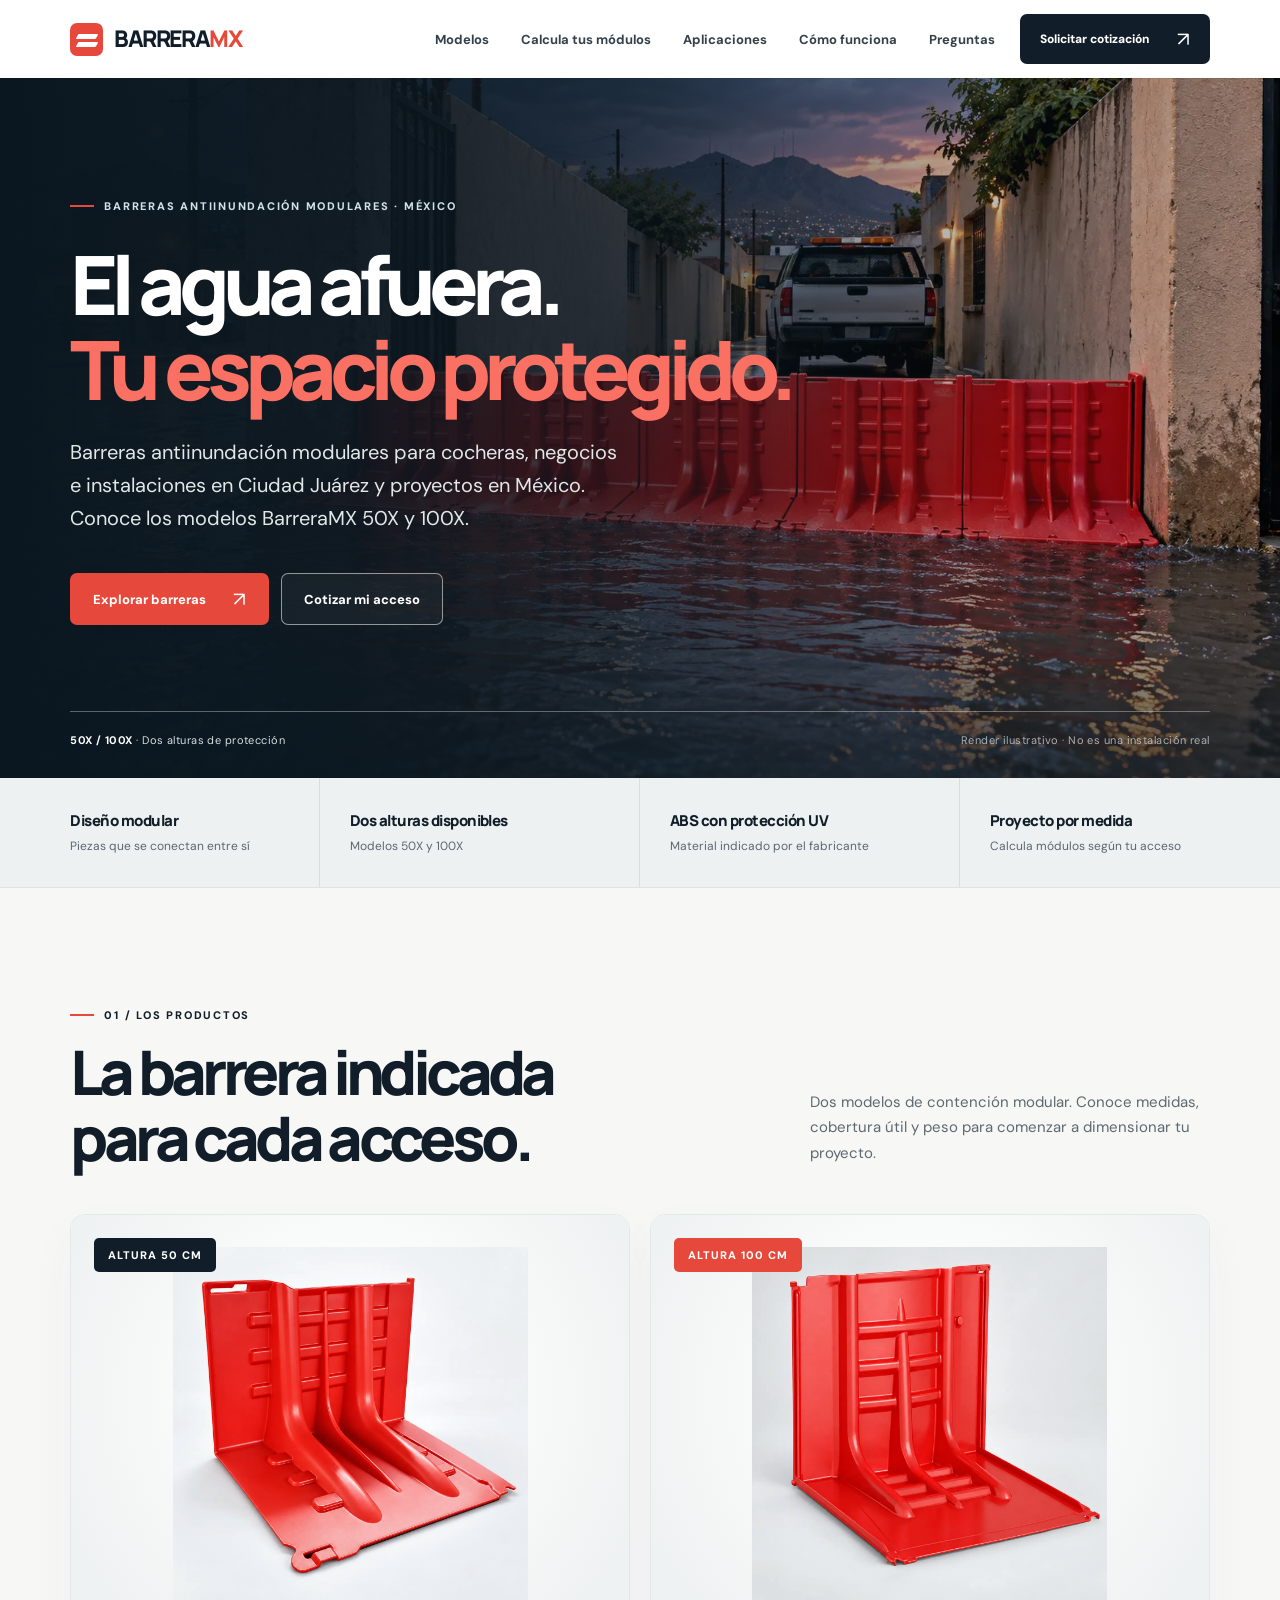
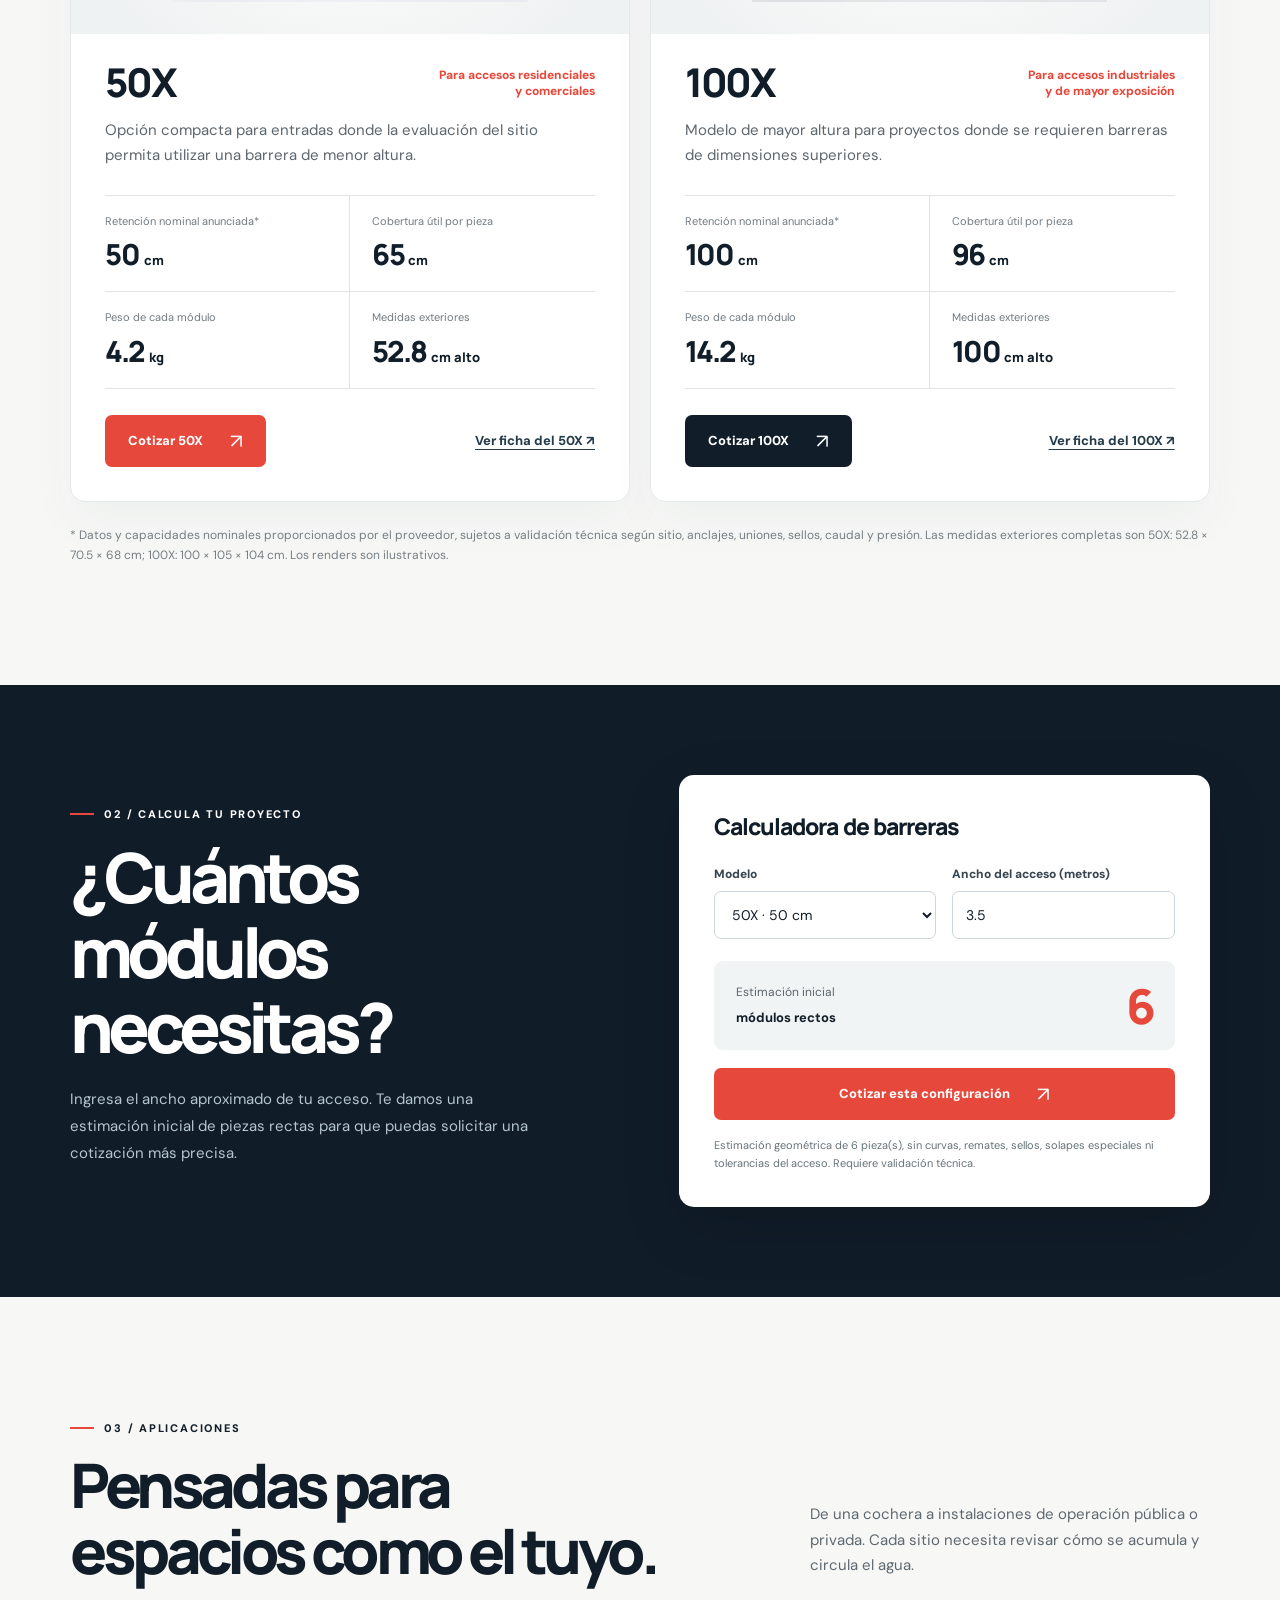
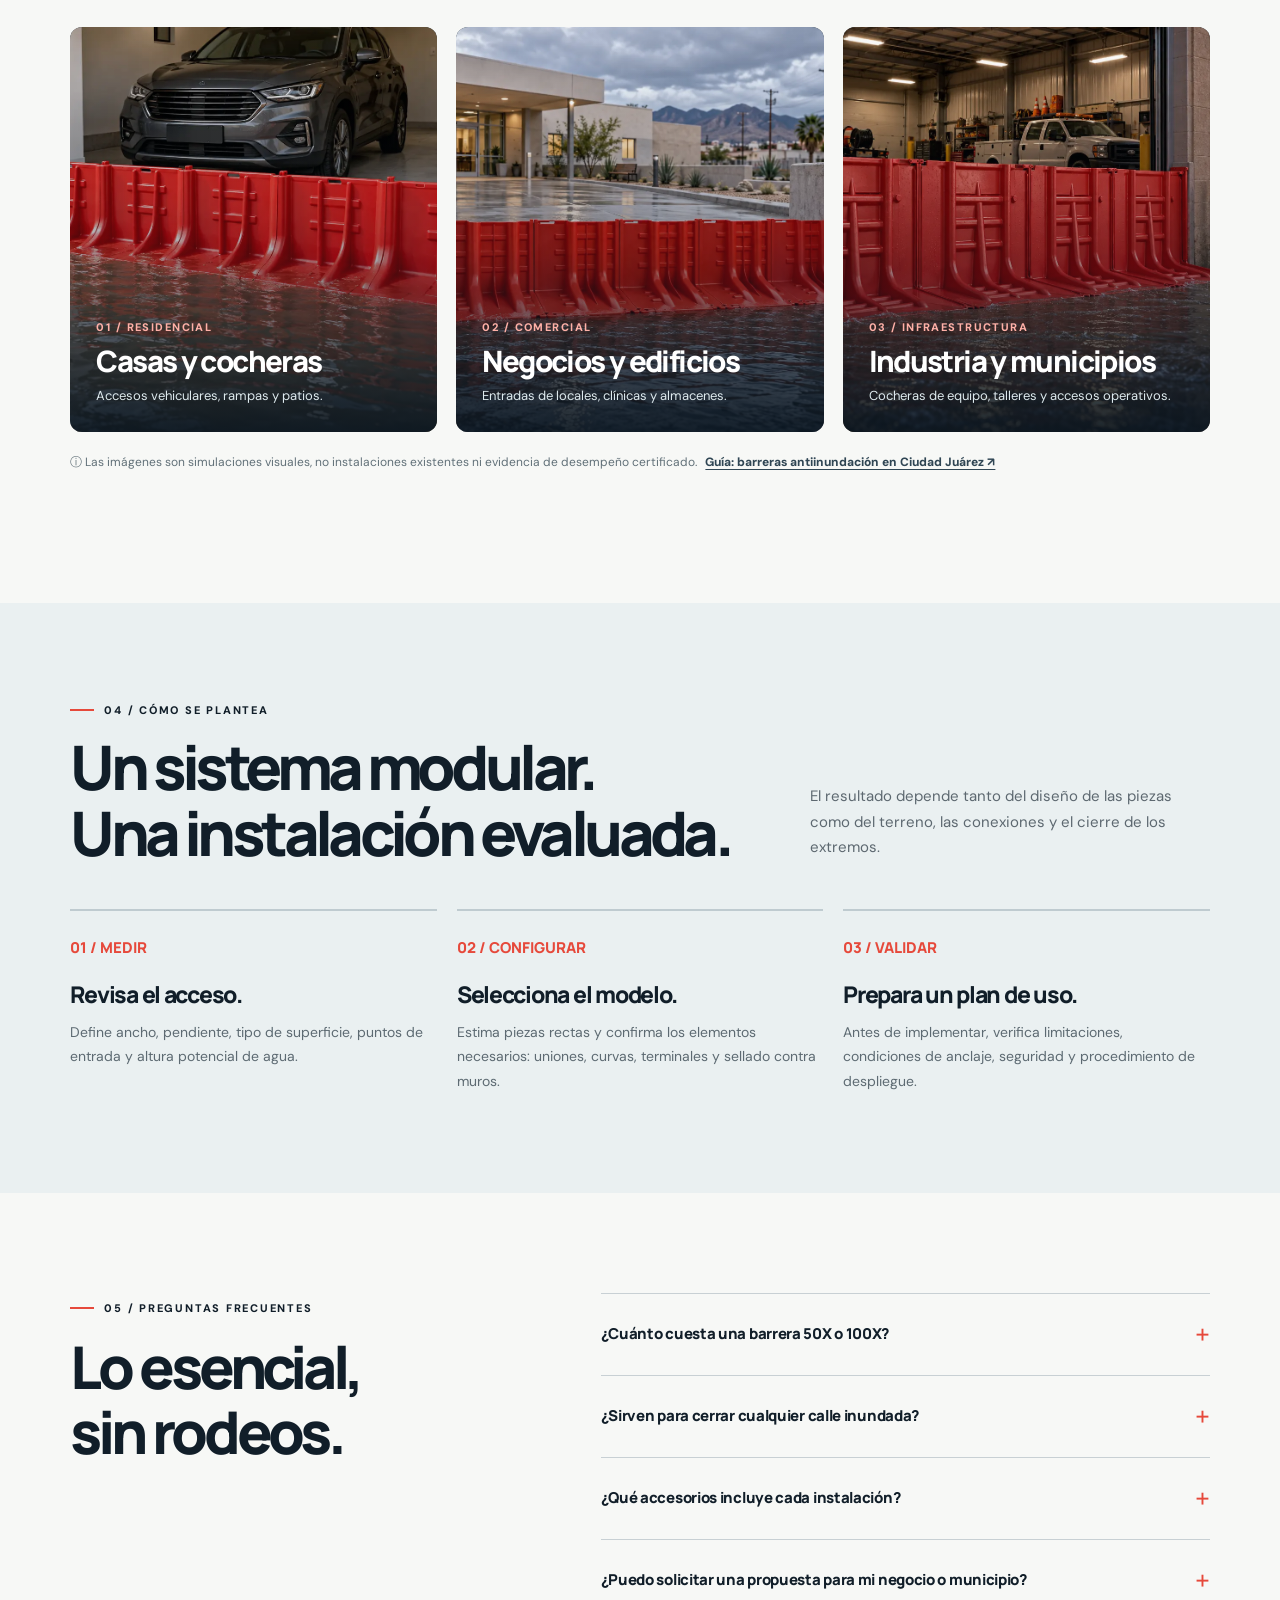
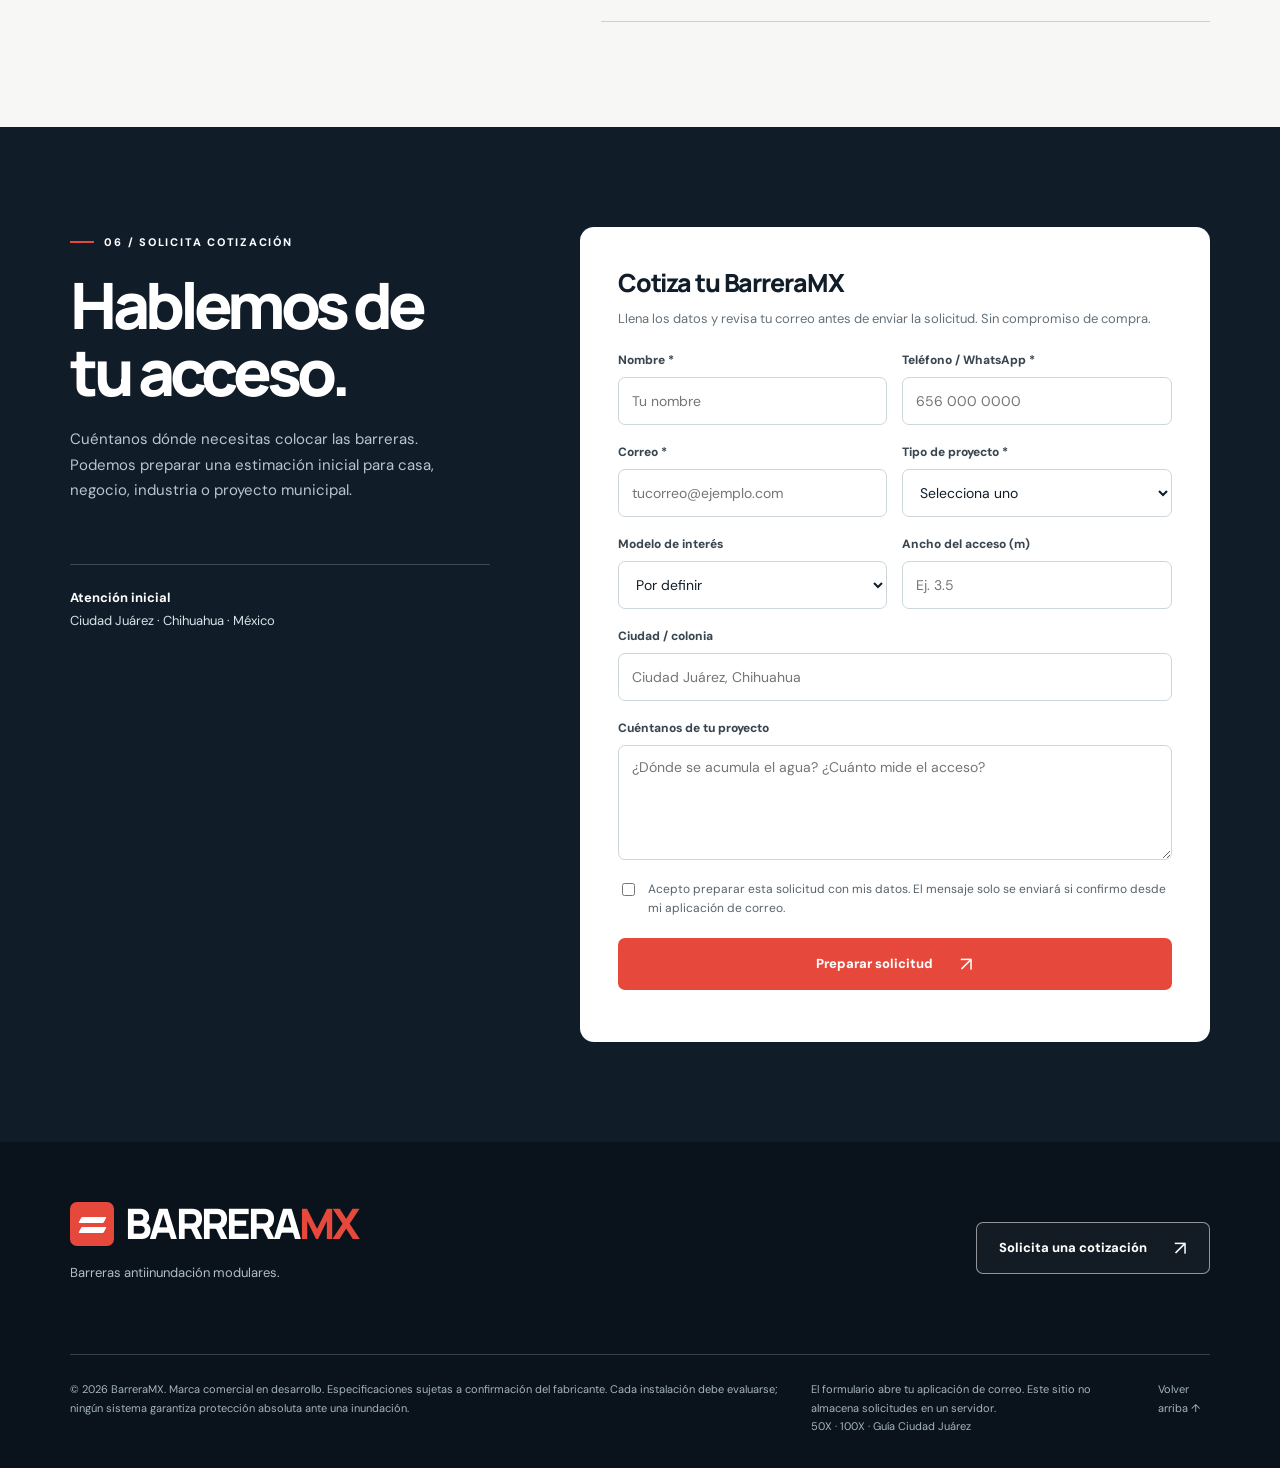
<file: index.html>
<!doctype html>
<html lang="es-MX">
<head>
  <meta charset="utf-8">
  <meta name="viewport" content="width=device-width,initial-scale=1">
  <meta name="theme-color" content="#101c28">
  <meta name="description" content="BarreraMX: barreras antiinundación modulares 50X y 100X para cocheras, negocios e instalaciones. Consulta modelos y solicita cotización en Ciudad Juárez, México.">
  <meta name="robots" content="index, follow, max-image-preview:large">
  <link rel="canonical" href="https://cota-landing.pages.dev/">
  <meta property="og:title" content="BarreraMX | Barreras antiinundación modulares">
  <meta property="og:description" content="Conoce 50X y 100X. Protección modular contra entradas de agua para casas, negocios e infraestructura.">
  <meta property="og:type" content="website">
  <meta property="og:url" content="https://cota-landing.pages.dev/">
  <meta property="og:locale" content="es_MX">
  <meta property="og:image" content="https://cota-landing.pages.dev/assets/50x-juarez-colonia.webp">
  <meta name="twitter:card" content="summary_large_image">
  <title>BarreraMX — Barreras antiinundación 50X y 100X</title>
  <link rel="preconnect" href="https://fonts.googleapis.com">
  <link rel="preconnect" href="https://fonts.gstatic.com" crossorigin>
  <link href="https://fonts.googleapis.com/css2?family=DM+Sans:wght@400;500;600;700&family=Manrope:wght@400;500;600;700;800&display=swap" rel="stylesheet">
  <script type="application/ld+json">
  {
    "@context":"https://schema.org",
    "@graph":[
      {"@type":"Organization","@id":"https://cota-landing.pages.dev/#organization","name":"BarreraMX","url":"https://cota-landing.pages.dev/","description":"Proyecto comercial de barreras antiinundación modulares 50X y 100X con atención inicial en Ciudad Juárez, Chihuahua, México.","areaServed":[{"@type":"Place","name":"Ciudad Juárez, Chihuahua"},{"@type":"Country","name":"México"}]},
      {"@type":"WebSite","@id":"https://cota-landing.pages.dev/#website","name":"BarreraMX","url":"https://cota-landing.pages.dev/","inLanguage":"es-MX","publisher":{"@id":"https://cota-landing.pages.dev/#organization"}},
      {"@type":"ItemList","name":"Modelos de barreras antiinundación BarreraMX","itemListElement":[
        {"@type":"ListItem","position":1,"name":"BarreraMX 50X","url":"https://cota-landing.pages.dev/50x/"},
        {"@type":"ListItem","position":2,"name":"BarreraMX 100X","url":"https://cota-landing.pages.dev/100x/"}
      ]}
    ]
  }
  </script>
  <style>
    :root{--ink:#111e29;--deep:#101c28;--red:#e6493b;--red-dark:#c73026;--cream:#f7f8f6;--white:#fff;--muted:#68727a;--line:#dfe3e4;--pad:clamp(22px,5.5vw,92px);--display:Manrope,Arial,sans-serif;--body:"DM Sans",Arial,sans-serif}
    *,*:before,*:after{box-sizing:border-box}
    html{scroll-behavior:smooth;scroll-padding-top:90px}
    body{margin:0;background:var(--cream);color:var(--ink);font-family:var(--body);-webkit-font-smoothing:antialiased}
    a{color:inherit;text-decoration:none}button,input,textarea,select{font:inherit}button{cursor:pointer}img{max-width:100%;display:block}a,button,input,select,textarea,summary{outline-offset:4px}a:focus-visible,button:focus-visible,input:focus-visible,select:focus-visible,textarea:focus-visible,summary:focus-visible{outline:3px solid #f18b50}
    .container{padding-inline:var(--pad)}.eyebrow{display:inline-flex;align-items:center;gap:10px;font-size:11px;font-weight:800;letter-spacing:.16em;text-transform:uppercase}.eyebrow:before{content:"";display:block;width:24px;height:2px;background:var(--red)}.sr-only{position:absolute;width:1px;height:1px;padding:0;margin:-1px;overflow:hidden;clip:rect(0,0,0,0);white-space:nowrap;border:0}
    .button{display:inline-flex;justify-content:center;align-items:center;gap:18px;min-height:52px;padding:14px 22px;border-radius:7px;border:1px solid transparent;font-size:13px;font-weight:800;transition:background .2s,transform .2s,color .2s}.button:hover{transform:translateY(-2px)}.button-red{background:var(--red);color:#fff}.button-red:hover{background:var(--red-dark)}.button-dark{background:var(--ink);color:#fff}.button-dark:hover{background:#263c4b}.button-outline{border-color:#fff8;color:#fff;background:#ffffff0a}.button-outline:hover{background:#ffffff1f}.button-light{background:#fff;color:var(--ink)}.button-light:hover{background:#eef1f3}.arrow{font-size:20px;font-weight:400;line-height:1}.button .arrow{margin-left:9px}
    .site-header{height:78px;position:sticky;top:0;z-index:30;display:flex;align-items:center;justify-content:space-between;gap:25px;background:#fff;box-shadow:0 1px 0 #121b2413;padding-inline:var(--pad)}.brand{display:inline-flex;align-items:center;gap:11px;color:var(--ink);font:800 23px/.95 var(--display);letter-spacing:-.07em;white-space:nowrap}.brand-mark{width:33px;height:33px;display:grid;place-items:center;background:var(--red);border-radius:7px;position:relative;overflow:hidden}.brand-mark:before,.brand-mark:after{content:"";position:absolute;width:20px;height:5px;background:#fff;border-radius:1px;transform:skewX(-28deg)}.brand-mark:before{top:11px;left:7px}.brand-mark:after{top:19px}.brand>span:last-child>span{color:var(--red)}.nav-links{display:flex;align-items:center;gap:clamp(18px,2.5vw,38px);margin-left:auto}.nav-links a{font-size:13px;font-weight:700;color:#34414b}.nav-links a:hover{color:var(--red)}.nav-quote{padding-inline:19px;min-height:44px;font-size:12px}.menu-button{display:none;align-items:center;justify-content:center;width:44px;height:44px;border-radius:6px;border:1px solid var(--line);background:#fff;color:var(--ink);font-size:23px}
    .hero{min-height:700px;position:relative;isolation:isolate;display:flex;align-items:center;background:#152632;overflow:hidden;color:#fff}.hero-image{position:absolute;inset:0;z-index:-2}.hero-image img{width:100%;height:100%;object-fit:cover;object-position:58% center}.hero:before{content:"";position:absolute;inset:0;z-index:-1;background:linear-gradient(90deg,#0b1720 0%,#0b1720f2 28%,#0b1720b8 49%,#0b172055 71%,#0b172012 100%),linear-gradient(0deg,#0b1720a8 0%,transparent 36%)}.hero-content{max-width:850px;padding-top:100px;padding-bottom:140px}.hero .eyebrow{color:#d1e2e9}.hero h1{font:800 clamp(52px,6.4vw,110px)/1.035 var(--display);letter-spacing:-.085em;margin:29px 0 25px;max-width:760px}.hero h1 em{font-style:normal;color:#fa7164}.hero p{font-size:clamp(16px,1.6vw,20px);line-height:1.65;color:#e1e8e8;max-width:560px;margin:0}.hero-actions{display:flex;flex-wrap:wrap;gap:12px;margin-top:38px}.hero-foot{position:absolute;bottom:31px;left:var(--pad);right:var(--pad);display:flex;justify-content:space-between;gap:20px;align-items:center;border-top:1px solid #ffffff55;padding-top:21px;font-size:11px;color:#d5dedf;letter-spacing:.04em}.hero-foot strong{color:#fff}.hero-foot .concept{opacity:.75;text-align:right}
    .benefits{display:grid;grid-template-columns:repeat(4,1fr);background:#edf1f1;border-bottom:1px solid var(--line)}.benefit{padding:32px 20px 33px var(--pad);border-right:1px solid #d7dfe1}.benefit:not(:first-child){padding-left:30px}.benefit:last-child{border:0}.benefit b{display:block;font:800 15px var(--display);letter-spacing:-.035em}.benefit span{display:block;font-size:12px;color:#5b686f;margin-top:7px}
    .section-heading{display:flex;align-items:end;justify-content:space-between;gap:40px;margin-bottom:43px}.section-heading h2{font:800 clamp(39px,4.8vw,69px)/1.075 var(--display);letter-spacing:-.075em;margin:17px 0 0;max-width:750px}.section-heading p{max-width:400px;color:#5d6870;line-height:1.7;margin:0 0 5px;font-size:15px}.models{padding-top:112px;padding-bottom:119px}.model-grid{display:grid;grid-template-columns:repeat(2,minmax(0,1fr));gap:20px}.model-card{background:#fff;border:1px solid #e4e8e9;border-radius:15px;overflow:hidden;box-shadow:0 20px 50px #1a31420a}.model-visual{min-height:390px;position:relative;display:flex;align-items:center;justify-content:center;padding:32px;background:radial-gradient(circle at 50% 43%,#fff 20%,#eff2f2 86%)}.model-visual img{max-height:355px;width:100%;object-fit:contain;mix-blend-mode:multiply}.model-flag{position:absolute;top:23px;left:23px;z-index:1;background:var(--ink);color:#fff;padding:10px 14px;border-radius:5px;font-size:11px;font-weight:800;letter-spacing:.09em}.model-flag.alt{background:var(--red)}.model-copy{padding:29px 34px 34px}.model-topline{display:flex;align-items:center;justify-content:space-between;gap:15px}.model-topline h3{font:800 clamp(32px,3.1vw,43px)/1 var(--display);letter-spacing:-.06em;margin:0}.model-topline .model-type{font-size:12px;color:var(--red);font-weight:800;text-align:right}.model-copy>p{font-size:15px;line-height:1.65;color:#5c666e;min-height:50px;max-width:500px;margin:15px 0 27px}.spec-list{display:grid;grid-template-columns:1fr 1fr;margin:0 0 26px;border-top:1px solid var(--line);border-bottom:1px solid var(--line)}.spec{padding:17px 0}.spec:nth-child(odd){border-right:1px solid var(--line)}.spec:nth-child(even){padding-left:22px}.spec:nth-child(-n+2){border-bottom:1px solid var(--line)}.spec dt{color:#717b81;font-size:11px;line-height:1.5}.spec dd{margin:5px 0 0;font:800 clamp(21px,2.5vw,29px) var(--display);letter-spacing:-.055em}.spec dd small{font-size:13px;letter-spacing:0}.model-actions{display:flex;align-items:center;justify-content:space-between;gap:14px;flex-wrap:wrap}.model-actions .note{font-size:11px;color:#6e777d}.model-disclaimer{font-size:12px;color:#747e84;line-height:1.7;margin:23px 0 0}
    .calculator{background:var(--deep);color:#fff;padding-block:90px}.calc-layout{display:grid;grid-template-columns:1fr 1.05fr;gap:clamp(40px,8vw,150px);align-items:center}.calc-copy h2{font:800 clamp(43px,5.4vw,73px)/1.08 var(--display);letter-spacing:-.075em;margin:19px 0 22px}.calc-copy p{color:#b4c6d0;font-size:15px;line-height:1.8;max-width:470px}.calc-panel{background:#fff;color:var(--ink);padding:35px;border-radius:15px;box-shadow:0 20px 60px #0002}.calc-panel>h3{font:800 23px var(--display);letter-spacing:-.04em;margin:0 0 24px}.calc-fields{display:grid;grid-template-columns:1fr 1fr;gap:16px}.form-field{display:flex;flex-direction:column;gap:9px}.form-field label{font-size:12px;font-weight:800;color:#394650}.form-field input,.form-field select,.form-field textarea{border:1px solid #cdd6da;border-radius:7px;min-height:48px;padding:12px 13px;width:100%;background:#fff;color:var(--ink);font-size:14px}.form-field textarea{resize:vertical;min-height:115px}.calc-output{background:#f1f4f4;border-radius:9px;margin-top:22px;padding:21px 22px;display:grid;grid-template-columns:1fr auto;gap:5px 15px;align-items:center}.calc-output span{font-size:12px;color:#5b656c}.calc-output strong{font:800 48px/.98 var(--display);letter-spacing:-.065em;color:var(--red);grid-column:2;grid-row:1/3}.calc-output small{font-size:13px;font-weight:700}.calc-panel .button{margin-top:18px;width:100%}.calc-note{font-size:11px;color:#66737a;line-height:1.65;margin:16px 0 0}
    .use-cases{padding-block:116px 120px}.case-grid{display:grid;grid-template-columns:repeat(3,minmax(0,1fr));gap:19px}.case-card{position:relative;border-radius:12px;min-height:405px;overflow:hidden;color:#fff;background:#26323b}.case-card img{position:absolute;inset:0;width:100%;height:100%;object-fit:cover;transition:transform .5s}.case-card:hover img{transform:scale(1.035)}.case-card:after{content:"";position:absolute;inset:0;background:linear-gradient(0deg,#07131eeb 0%,#07131e55 45%,#07131e05 85%)}.case-content{position:absolute;z-index:1;bottom:0;left:0;right:0;padding:26px}.case-content .case-label{color:#ffb1a8;font-size:11px;letter-spacing:.13em;text-transform:uppercase;font-weight:800}.case-content h3{font:800 clamp(22px,2.3vw,31px)/1.18 var(--display);letter-spacing:-.055em;margin:10px 0 8px}.case-content p{font-size:13px;line-height:1.5;margin:0;color:#deeaee}.cases-note{display:flex;align-items:center;gap:8px;margin-top:22px;font-size:12px;color:#617078}
    .how{padding-top:92px;padding-bottom:100px;background:#eaf0f1}.steps{display:grid;grid-template-columns:repeat(3,1fr);gap:20px}.step{padding-top:26px;border-top:2px solid #bfcbd0}.step .count{font:800 15px var(--display);color:var(--red)}.step h3{font:800 23px/1.2 var(--display);letter-spacing:-.055em;margin:23px 0 11px}.step p{font-size:14px;line-height:1.75;color:#5d6a72;max-width:360px;margin:0}
    .faqs{padding-top:100px;padding-bottom:105px;display:grid;grid-template-columns:.85fr 1.15fr;gap:80px}.faq-list{border-top:1px solid #c8d0d4}.faq-list details{border-bottom:1px solid #c8d0d4;padding:21px 0}.faq-list summary{font:800 15px/1.5 var(--display);letter-spacing:-.02em;list-style:none;cursor:pointer;display:flex;justify-content:space-between;align-items:center;gap:12px}.faq-list summary::-webkit-details-marker{display:none}.faq-list summary:after{content:"+";font-size:26px;font-weight:500;color:var(--red)}.faq-list details[open] summary:after{content:"−"}.faq-list p{font-size:14px;color:#5c6770;line-height:1.7;margin:9px 0 4px;max-width:630px}
    .quote{background:var(--deep);color:#fff;padding-block:100px}.quote-grid{display:grid;grid-template-columns:.8fr 1.2fr;gap:clamp(35px,7vw,130px)}.quote-copy h2{font:800 clamp(44px,5vw,74px)/1.05 var(--display);letter-spacing:-.075em;margin:22px 0}.quote-copy p{font-size:15px;line-height:1.7;color:#b9c6ce;max-width:410px}.quote-copy .location{margin-top:60px;padding-top:24px;border-top:1px solid #ffffff33;font-size:13px;color:#d9e4e8}.quote-copy .location b{display:block;color:#fff;margin-bottom:6px}.quote-form{background:#fff;padding:38px;border-radius:14px;color:var(--ink)}.quote-form h3{font:800 25px var(--display);letter-spacing:-.045em;margin:0 0 9px}.quote-form>p{font-size:13px;color:#64717a;line-height:1.5;margin:0 0 23px}.form-grid{display:grid;grid-template-columns:1fr 1fr;gap:19px 15px}.form-grid .wide{grid-column:1/-1}.form-agree{display:flex;align-items:flex-start;gap:10px;margin:20px 0;font-size:12px;color:#57636b;line-height:1.6}.form-agree input{margin-top:3px;accent-color:var(--red)}.quote-form .button{width:100%}.form-status{font-size:12px;color:#52616a;line-height:1.6;margin-top:14px}.form-status button{color:var(--red-dark);background:none;border:0;padding:0;text-decoration:underline;font-weight:800}
    footer{background:#0a131c;color:#fff;padding-top:60px;padding-bottom:32px}.footer-top{display:flex;justify-content:space-between;align-items:center;gap:30px;padding-bottom:60px}.footer-top .brand{font-size:42px;color:#fff}.footer-top .brand-mark{width:44px;height:44px}.footer-top .brand-mark:before,.footer-top .brand-mark:after{width:25px;height:6px;left:10px}.footer-top .brand-mark:before{top:15px}.footer-top .brand-mark:after{top:25px}.footer-top .tagline{font-size:13px;color:#aebec7}.footer-bottom{display:flex;justify-content:space-between;gap:30px;border-top:1px solid #ffffff30;padding-top:25px;font-size:11px;color:#a5b4be;line-height:1.7}.footer-bottom p{margin:0;max-width:760px}.footer-bottom a:hover{color:#fff}
    @media(max-width:1050px){.nav-links{gap:17px}.hero h1{max-width:680px}.hero:before{background:linear-gradient(90deg,#0b1720 0%,#0b1720da 45%,#0b172046 100%),linear-gradient(0deg,#0b1720b2 0%,transparent 45%)}.benefits{grid-template-columns:repeat(2,1fr)}.benefit:nth-child(2){border-right:0}.benefit:nth-child(-n+2){border-bottom:1px solid #d7dfe1}.benefit:nth-child(3){padding-left:var(--pad)}.section-heading{align-items:start;flex-direction:column;gap:15px}.model-visual{min-height:330px}.calc-layout{gap:40px}.case-card{min-height:370px}.faqs{gap:50px}}
    @media(max-width:760px){.site-header{height:70px}.brand{font-size:21px}.nav-links{position:absolute;top:70px;left:0;right:0;display:none;flex-direction:column;align-items:stretch;gap:0;background:#fff;padding:11px var(--pad) 22px;border-top:1px solid #edf0f1;box-shadow:0 18px 35px #0002}.nav-links.open{display:flex}.nav-links a{padding:13px 0;font-size:15px}.nav-quote{margin-left:auto;padding:10px 12px;font-size:11px;min-height:42px}.menu-button{display:flex}.hero{min-height:700px;align-items:end}.hero-image img{object-position:56% center}.hero:before{background:linear-gradient(0deg,#0a151ff9 0%,#0a151fd9 45%,#0a151f31 100%)}.hero-content{padding-top:170px;padding-bottom:115px}.hero h1{font-size:clamp(49px,11vw,76px);max-width:620px;margin:22px 0}.hero p{font-size:15px}.hero-actions{margin-top:27px}.hero-foot{font-size:10px;bottom:18px}.hero-foot .concept{max-width:170px}.model-grid,.calc-layout,.quote-grid{grid-template-columns:1fr}.models,.use-cases{padding-block:78px}.section-heading h2{font-size:clamp(38px,9vw,61px)}.model-visual{min-height:350px}.model-copy{padding:26px}.calculator{padding-block:70px}.calc-copy h2{font-size:50px}.case-grid{grid-template-columns:1fr}.case-card{min-height:380px}.case-content h3{font-size:30px}.steps{grid-template-columns:1fr;gap:30px}.how{padding-block:75px}.faqs{display:block;padding-block:80px}.faq-list{margin-top:32px}.quote{padding-block:75px}.quote-copy .location{margin-top:30px}.quote-form{padding:27px}.footer-top{display:block}.footer-top .tagline{margin-top:17px}.footer-bottom{display:block}.footer-bottom p{margin-bottom:12px}}
    @media(max-width:490px){.site-header{gap:9px}.nav-quote{font-size:0;width:43px;padding:0;min-height:42px}.nav-quote .arrow{font-size:22px;margin:0}.hero{min-height:730px}.hero h1{font-size:50px}.hero-actions{display:grid;grid-template-columns:1fr}.hero-actions .button{min-height:52px}.hero-foot .concept{display:none}.benefits{grid-template-columns:1fr 1fr}.benefit{padding:23px 12px 23px 20px!important}.benefit b{font-size:13px}.benefit span{font-size:11px}.model-visual{min-height:280px;padding:23px}.model-visual img{max-height:270px}.model-topline h3{font-size:33px}.model-copy>p{font-size:14px}.spec dd{font-size:23px}.spec dd small{font-size:11px}.calc-panel{padding:25px 20px}.calc-fields,.form-grid{grid-template-columns:1fr}.form-grid .wide{grid-column:auto}.calc-copy h2{font-size:43px}.calc-output strong{font-size:42px}.case-card{min-height:340px}.footer-top .brand{font-size:34px}}
    @media(prefers-reduced-motion:reduce){html{scroll-behavior:auto}*,*:before,*:after{transition:none!important}}
    .model-actions a.note{font-size:13px;font-weight:800;color:#253c4b;text-decoration:underline;text-underline-offset:4px}.model-actions a.note:hover{color:var(--red)}
    .cases-note{flex-wrap:wrap}.cases-note a{color:#304654;font-weight:800;text-decoration:underline;text-underline-offset:3px}
  </style>
</head>
<body>
<header class="site-header">
  <a class="brand" href="#inicio" aria-label="BarreraMX, inicio"><span class="brand-mark" aria-hidden="true"></span><span style="color:var(--ink)">BARRERA<span>MX</span></span></a>
  <nav class="nav-links" id="nav-main" aria-label="Navegación principal">
    <a href="#modelos">Modelos</a><a href="#calculadora">Calcula tus módulos</a><a href="#aplicaciones">Aplicaciones</a><a href="#funciona">Cómo funciona</a><a href="#preguntas">Preguntas</a>
  </nav>
  <a class="button button-dark nav-quote" href="#cotizar">Solicitar cotización <span class="arrow" aria-hidden="true">↗</span></a>
  <button class="menu-button" type="button" id="menu-button" aria-controls="nav-main" aria-expanded="false" aria-label="Abrir menú">☰</button>
</header>
<main>
  <section class="hero container" id="inicio" aria-labelledby="hero-title">
    <div class="hero-image"><img src="assets/50x-juarez-colonia.webp" alt="Visualización de barreras rojas antiinundación protegiendo la entrada de una cochera en una calle de Ciudad Juárez" fetchpriority="high"></div>
    <div class="hero-content">
      <span class="eyebrow">Barreras antiinundación modulares · México</span>
      <h1 id="hero-title">El agua afuera.<br><em>Tu espacio protegido.</em></h1>
      <p>Barreras antiinundación modulares para cocheras, negocios e instalaciones en Ciudad Juárez y proyectos en México. Conoce los modelos BarreraMX 50X y 100X.</p>
      <div class="hero-actions"><a class="button button-red" href="#modelos">Explorar barreras <span class="arrow" aria-hidden="true">↗</span></a><a class="button button-outline" href="#cotizar">Cotizar mi acceso</a></div>
    </div>
    <div class="hero-foot"><span><strong>50X / 100X</strong> · Dos alturas de protección</span><span class="concept">Render ilustrativo · No es una instalación real</span></div>
  </section>

  <section class="benefits" aria-label="Características generales">
    <div class="benefit"><b>Diseño modular</b><span>Piezas que se conectan entre sí</span></div>
    <div class="benefit"><b>Dos alturas disponibles</b><span>Modelos 50X y 100X</span></div>
    <div class="benefit"><b>ABS con protección UV</b><span>Material indicado por el fabricante</span></div>
    <div class="benefit"><b>Proyecto por medida</b><span>Calcula módulos según tu acceso</span></div>
  </section>

  <section class="models container" id="modelos" aria-labelledby="models-title">
    <div class="section-heading"><div><span class="eyebrow">01 / Los productos</span><h2 id="models-title">La barrera indicada<br>para cada acceso.</h2></div><p>Dos modelos de contención modular. Conoce medidas, cobertura útil y peso para comenzar a dimensionar tu proyecto.</p></div>
    <div class="model-grid">
      <article class="model-card" id="modelo-50x">
        <div class="model-visual"><span class="model-flag">ALTURA 50 CM</span><img src="assets/50x-producto.webp" alt="Render de producto de un módulo 50X rojo, con respaldo vertical y base horizontal reforzada" loading="lazy"></div>
        <div class="model-copy">
          <div class="model-topline"><h3>50X</h3><span class="model-type">Para accesos residenciales<br>y comerciales</span></div>
          <p>Opción compacta para entradas donde la evaluación del sitio permita utilizar una barrera de menor altura.</p>
          <dl class="spec-list">
            <div class="spec"><dt>Retención nominal anunciada*</dt><dd>50 <small>cm</small></dd></div>
            <div class="spec"><dt>Cobertura útil por pieza</dt><dd>65 <small>cm</small></dd></div>
            <div class="spec"><dt>Peso de cada módulo</dt><dd>4.2 <small>kg</small></dd></div>
            <div class="spec"><dt>Medidas exteriores</dt><dd>52.8 <small>cm alto</small></dd></div>
          </dl>
          <div class="model-actions"><button class="button button-red select-model" data-model="50X" type="button">Cotizar 50X <span class="arrow" aria-hidden="true">↗</span></button><a class="note" href="/50x/">Ver ficha del 50X ↗</a></div>
        </div>
      </article>
      <article class="model-card" id="modelo-100x">
        <div class="model-visual"><span class="model-flag alt">ALTURA 100 CM</span><img src="assets/100x-producto.webp" alt="Render de producto de un módulo 100X rojo, con estructura vertical y base reforzada" loading="lazy"></div>
        <div class="model-copy">
          <div class="model-topline"><h3>100X</h3><span class="model-type">Para accesos industriales<br>y de mayor exposición</span></div>
          <p>Modelo de mayor altura para proyectos donde se requieren barreras de dimensiones superiores.</p>
          <dl class="spec-list">
            <div class="spec"><dt>Retención nominal anunciada*</dt><dd>100 <small>cm</small></dd></div>
            <div class="spec"><dt>Cobertura útil por pieza</dt><dd>96 <small>cm</small></dd></div>
            <div class="spec"><dt>Peso de cada módulo</dt><dd>14.2 <small>kg</small></dd></div>
            <div class="spec"><dt>Medidas exteriores</dt><dd>100 <small>cm alto</small></dd></div>
          </dl>
          <div class="model-actions"><button class="button button-dark select-model" data-model="100X" type="button">Cotizar 100X <span class="arrow" aria-hidden="true">↗</span></button><a class="note" href="/100x/">Ver ficha del 100X ↗</a></div>
        </div>
      </article>
    </div>
    <p class="model-disclaimer">* Datos y capacidades nominales proporcionados por el proveedor, sujetos a validación técnica según sitio, anclajes, uniones, sellos, caudal y presión. Las medidas exteriores completas son 50X: 52.8 × 70.5 × 68 cm; 100X: 100 × 105 × 104 cm. Los renders son ilustrativos.</p>
  </section>

  <section class="calculator container" id="calculadora" aria-labelledby="calc-title">
    <div class="calc-layout">
      <div class="calc-copy"><span class="eyebrow">02 / Calcula tu proyecto</span><h2 id="calc-title">¿Cuántos módulos necesitas?</h2><p>Ingresa el ancho aproximado de tu acceso. Te damos una estimación inicial de piezas rectas para que puedas solicitar una cotización más precisa.</p></div>
      <div class="calc-panel">
        <h3>Calculadora de barreras</h3>
        <div class="calc-fields">
          <div class="form-field"><label for="calc-model">Modelo</label><select id="calc-model"><option value="50X">50X · 50 cm</option><option value="100X">100X · 100 cm</option></select></div>
          <div class="form-field"><label for="calc-width">Ancho del acceso (metros)</label><input id="calc-width" type="number" min="0.1" max="100" step="0.1" inputmode="decimal" value="3.5"></div>
        </div>
        <div class="calc-output" aria-live="polite"><span>Estimación inicial</span><strong id="calc-units">6</strong><small>módulos rectos</small></div>
        <button type="button" class="button button-red" id="calc-quote">Cotizar esta configuración <span class="arrow" aria-hidden="true">↗</span></button>
        <p class="calc-note" id="calc-note">El cálculo usa la cobertura útil por pieza; no incluye curvas, remates, sellos ni tolerancias de instalación.</p>
      </div>
    </div>
  </section>

  <section class="use-cases container" id="aplicaciones" aria-labelledby="cases-title">
    <div class="section-heading"><div><span class="eyebrow">03 / Aplicaciones</span><h2 id="cases-title">Pensadas para<br>espacios como el tuyo.</h2></div><p>De una cochera a instalaciones de operación pública o privada. Cada sitio necesita revisar cómo se acumula y circula el agua.</p></div>
    <div class="case-grid">
      <article class="case-card"><img src="assets/50x-cochera.webp" alt="Render conceptual de 50X protegiendo una cochera residencial con un vehículo detrás" loading="lazy"><div class="case-content"><div class="case-label">01 / Residencial</div><h3>Casas y cocheras</h3><p>Accesos vehiculares, rampas y patios.</p></div></article>
      <article class="case-card"><img src="assets/50x-acceso-publico.webp" alt="Render conceptual de 50X protegiendo un acceso público entre muros en Ciudad Juárez" loading="lazy"><div class="case-content"><div class="case-label">02 / Comercial</div><h3>Negocios y edificios</h3><p>Entradas de locales, clínicas y almacenes.</p></div></article>
      <article class="case-card"><img src="assets/100x-taller.webp" alt="Render conceptual de 100X instalado en un taller de servicios frente a agua acumulada" loading="lazy"><div class="case-content"><div class="case-label">03 / Infraestructura</div><h3>Industria y municipios</h3><p>Cocheras de equipo, talleres y accesos operativos.</p></div></article>
    </div>
    <p class="cases-note">ⓘ Las imágenes son simulaciones visuales, no instalaciones existentes ni evidencia de desempeño certificado. <a href="/ciudad-juarez/">Guía: barreras antiinundación en Ciudad Juárez ↗</a></p>
  </section>

  <section class="how container" id="funciona" aria-labelledby="how-title">
    <div class="section-heading"><div><span class="eyebrow">04 / Cómo se plantea</span><h2 id="how-title">Un sistema modular.<br>Una instalación evaluada.</h2></div><p>El resultado depende tanto del diseño de las piezas como del terreno, las conexiones y el cierre de los extremos.</p></div>
    <div class="steps">
      <div class="step"><span class="count">01 / MEDIR</span><h3>Revisa el acceso.</h3><p>Define ancho, pendiente, tipo de superficie, puntos de entrada y altura potencial de agua.</p></div>
      <div class="step"><span class="count">02 / CONFIGURAR</span><h3>Selecciona el modelo.</h3><p>Estima piezas rectas y confirma los elementos necesarios: uniones, curvas, terminales y sellado contra muros.</p></div>
      <div class="step"><span class="count">03 / VALIDAR</span><h3>Prepara un plan de uso.</h3><p>Antes de implementar, verifica limitaciones, condiciones de anclaje, seguridad y procedimiento de despliegue.</p></div>
    </div>
  </section>

  <section class="faqs container" id="preguntas" aria-labelledby="faq-title">
    <div><span class="eyebrow">05 / Preguntas frecuentes</span><h2 id="faq-title" style="font:800 clamp(41px,4.6vw,65px)/1.1 var(--display);letter-spacing:-.07em;margin:20px 0">Lo esencial,<br>sin rodeos.</h2></div>
    <div class="faq-list">
      <details><summary>¿Cuánto cuesta una barrera 50X o 100X?</summary><p>El precio de venta en México se cotiza según modelo, cantidad de piezas, accesorios, transporte e impuestos. Los costos de origen del fabricante no equivalen al precio final puesto en tu domicilio.</p></details>
      <details><summary>¿Sirven para cerrar cualquier calle inundada?</summary><p>No. Una calle con corrientes rápidas, desniveles o riesgo de arrastre requiere evaluación hidráulica y un plan de seguridad. Estas barreras se consideran para accesos concretos y condiciones apropiadas, nunca como sustituto de obras pluviales.</p></details>
      <details><summary>¿Qué accesorios incluye cada instalación?</summary><p>Es necesario confirmar con el proveedor las uniones, sellos, piezas terminales, anclajes y soluciones para muros. La cotización final debe dejar claro qué elementos están incluidos.</p></details>
      <details><summary>¿Puedo solicitar una propuesta para mi negocio o municipio?</summary><p>Sí. Comparte medidas aproximadas, fotografías y ubicación del acceso. Una propuesta responsable deberá evaluar el caso antes de recomendar un modelo o cantidad final.</p></details>
    </div>
  </section>

  <section class="quote container" id="cotizar" aria-labelledby="quote-title">
    <div class="quote-grid">
      <div class="quote-copy"><span class="eyebrow">06 / Solicita cotización</span><h2 id="quote-title">Hablemos de<br>tu acceso.</h2><p>Cuéntanos dónde necesitas colocar las barreras. Podemos preparar una estimación inicial para casa, negocio, industria o proyecto municipal.</p><div class="location"><b>Atención inicial</b>Ciudad Juárez · Chihuahua · México</div></div>
      <form class="quote-form" id="lead-form">
        <h3>Cotiza tu BarreraMX</h3><p>Llena los datos y revisa tu correo antes de enviar la solicitud. Sin compromiso de compra.</p>
        <div class="form-grid">
          <div class="form-field"><label for="nombre">Nombre *</label><input id="nombre" name="nombre" autocomplete="name" required maxlength="120" placeholder="Tu nombre"></div>
          <div class="form-field"><label for="contacto">Teléfono / WhatsApp *</label><input id="contacto" name="contacto" type="tel" autocomplete="tel" required maxlength="35" placeholder="656 000 0000"></div>
          <div class="form-field"><label for="email">Correo *</label><input id="email" name="email" type="email" autocomplete="email" required maxlength="120" placeholder="tucorreo@ejemplo.com"></div>
          <div class="form-field"><label for="propiedad">Tipo de proyecto *</label><select id="propiedad" name="propiedad" required><option value="" selected disabled>Selecciona uno</option><option>Casa / cochera</option><option>Comercio / oficina</option><option>Industria / almacén</option><option>Edificio o servicio público</option><option>Otro</option></select></div>
          <div class="form-field"><label for="modelo">Modelo de interés</label><select id="modelo" name="modelo"><option>Por definir</option><option>50X</option><option>100X</option></select></div>
          <div class="form-field"><label for="ancho">Ancho del acceso (m)</label><input id="ancho" name="ancho" inputmode="decimal" type="number" min="0.1" max="100" step="0.1" placeholder="Ej. 3.5"></div>
          <div class="form-field wide"><label for="zona">Ciudad / colonia</label><input id="zona" name="zona" maxlength="100" placeholder="Ciudad Juárez, Chihuahua"></div>
          <div class="form-field wide"><label for="detalles">Cuéntanos de tu proyecto</label><textarea id="detalles" name="detalles" maxlength="1000" placeholder="¿Dónde se acumula el agua? ¿Cuánto mide el acceso?"></textarea></div>
        </div>
        <label class="form-agree"><input type="checkbox" id="consent" required><span>Acepto preparar esta solicitud con mis datos. El mensaje solo se enviará si confirmo desde mi aplicación de correo.</span></label>
        <button class="button button-red" type="submit">Preparar solicitud <span class="arrow" aria-hidden="true">↗</span></button>
        <div class="form-status" id="form-status" aria-live="polite"></div>
      </form>
    </div>
  </section>
</main>
<footer class="container">
  <div class="footer-top"><div><a class="brand" href="#inicio"><span class="brand-mark" aria-hidden="true"></span><span>BARRERA<span>MX</span></span></a><p class="tagline">Barreras antiinundación modulares.</p></div><a class="button button-outline" href="#cotizar">Solicita una cotización <span class="arrow" aria-hidden="true">↗</span></a></div>
  <div class="footer-bottom"><p>© 2026 BarreraMX. Marca comercial en desarrollo. Especificaciones sujetas a confirmación del fabricante. Cada instalación debe evaluarse; ningún sistema garantiza protección absoluta ante una inundación.</p><p>El formulario abre tu aplicación de correo. Este sitio no almacena solicitudes en un servidor.<br><a href="/50x/">50X</a> · <a href="/100x/">100X</a> · <a href="/ciudad-juarez/">Guía Ciudad Juárez</a></p><a href="#inicio">Volver arriba ↑</a></div>
</footer>
<script>
  const menu=document.getElementById('menu-button');
  const nav=document.getElementById('nav-main');
  menu.addEventListener('click',()=>{const open=nav.classList.toggle('open');menu.setAttribute('aria-expanded',String(open));menu.setAttribute('aria-label',open?'Cerrar menú':'Abrir menú');});
  nav.querySelectorAll('a').forEach(a=>a.addEventListener('click',()=>{nav.classList.remove('open');menu.setAttribute('aria-expanded','false');menu.setAttribute('aria-label','Abrir menú');}));
  const widths={'50X':.65,'100X':.96};
  const calcModel=document.getElementById('calc-model'),calcWidth=document.getElementById('calc-width'),calcUnits=document.getElementById('calc-units'),calcNote=document.getElementById('calc-note');
  function calculate(){
    const width=Number(calcWidth.value);
    if(!Number.isFinite(width)||width<=0||width>100){calcUnits.textContent='—';calcNote.textContent='Ingresa un ancho válido entre 0.1 y 100 metros.';return null;}
    const units=Math.ceil(width/widths[calcModel.value]);
    calcUnits.textContent=String(units);
    calcNote.textContent='Estimación geométrica de '+units+' pieza(s), sin curvas, remates, sellos, solapes especiales ni tolerancias del acceso. Requiere validación técnica.';
    return {width,units,model:calcModel.value};
  }
  calcModel.addEventListener('change',calculate);calcWidth.addEventListener('input',calculate);calculate();
  function chooseModel(value,width){
    document.getElementById('modelo').value=value;
    if(width)document.getElementById('ancho').value=width;
    document.getElementById('cotizar').scrollIntoView({behavior:window.matchMedia('(prefers-reduced-motion: reduce)').matches?'auto':'smooth'});
  }
  document.querySelectorAll('.select-model').forEach(b=>b.addEventListener('click',()=>chooseModel(b.dataset.model)));
  document.getElementById('calc-quote').addEventListener('click',()=>{const c=calculate();if(c)chooseModel(c.model,c.width);});
  const form=document.getElementById('lead-form'),status=document.getElementById('form-status');
  form.addEventListener('submit',e=>{
    e.preventDefault();if(!form.reportValidity())return;
    const data=new FormData(form);
    const fields={nombre:'Nombre',contacto:'Teléfono / WhatsApp',email:'Correo',propiedad:'Proyecto',modelo:'Modelo',ancho:'Ancho del acceso (m)',zona:'Ciudad / colonia',detalles:'Detalles'};
    const body=['SOLICITUD DE COTIZACIÓN — BARRERAMX','',...Object.entries(fields).map(([key,label])=>label+': '+(data.get(key)||'No indicado')),'','Solicitud informativa sin compromiso de compra.'].join('\n');
    const subject='BarreraMX | Cotización '+(data.get('modelo')||'');
    status.textContent='Se abrirá tu correo para confirmar el envío. Si no se abre, puedes copiar la solicitud: ';
    const copy=document.createElement('button');copy.type='button';copy.textContent='Copiar solicitud';
    copy.addEventListener('click',async()=>{try{await navigator.clipboard.writeText(body);status.textContent='Solicitud copiada. Envíala a axlulisesfs@gmail.com.';}catch{status.textContent=body;}});
    status.appendChild(copy);
    window.location.href='mailto:axlulisesfs@gmail.com?subject='+encodeURIComponent(subject)+'&body='+encodeURIComponent(body);
  });
</script>
</body>
</html>
</file>
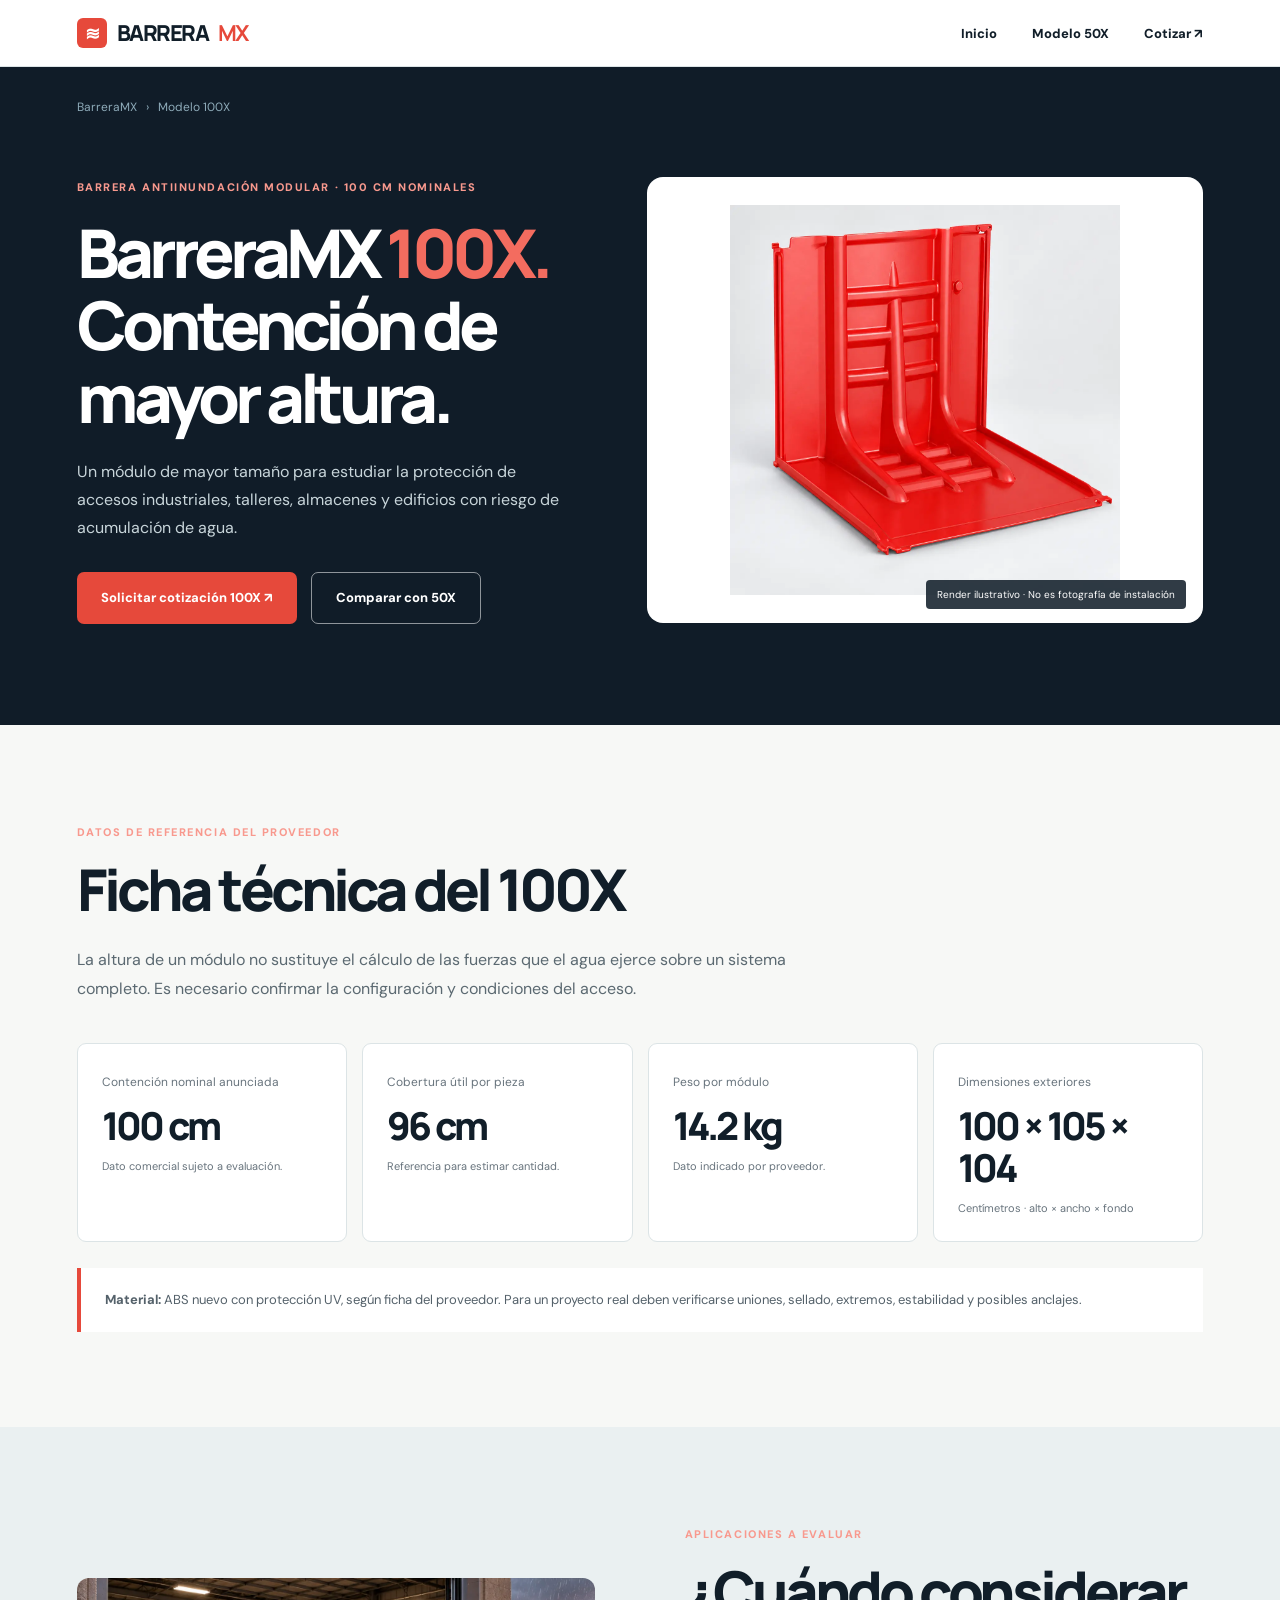
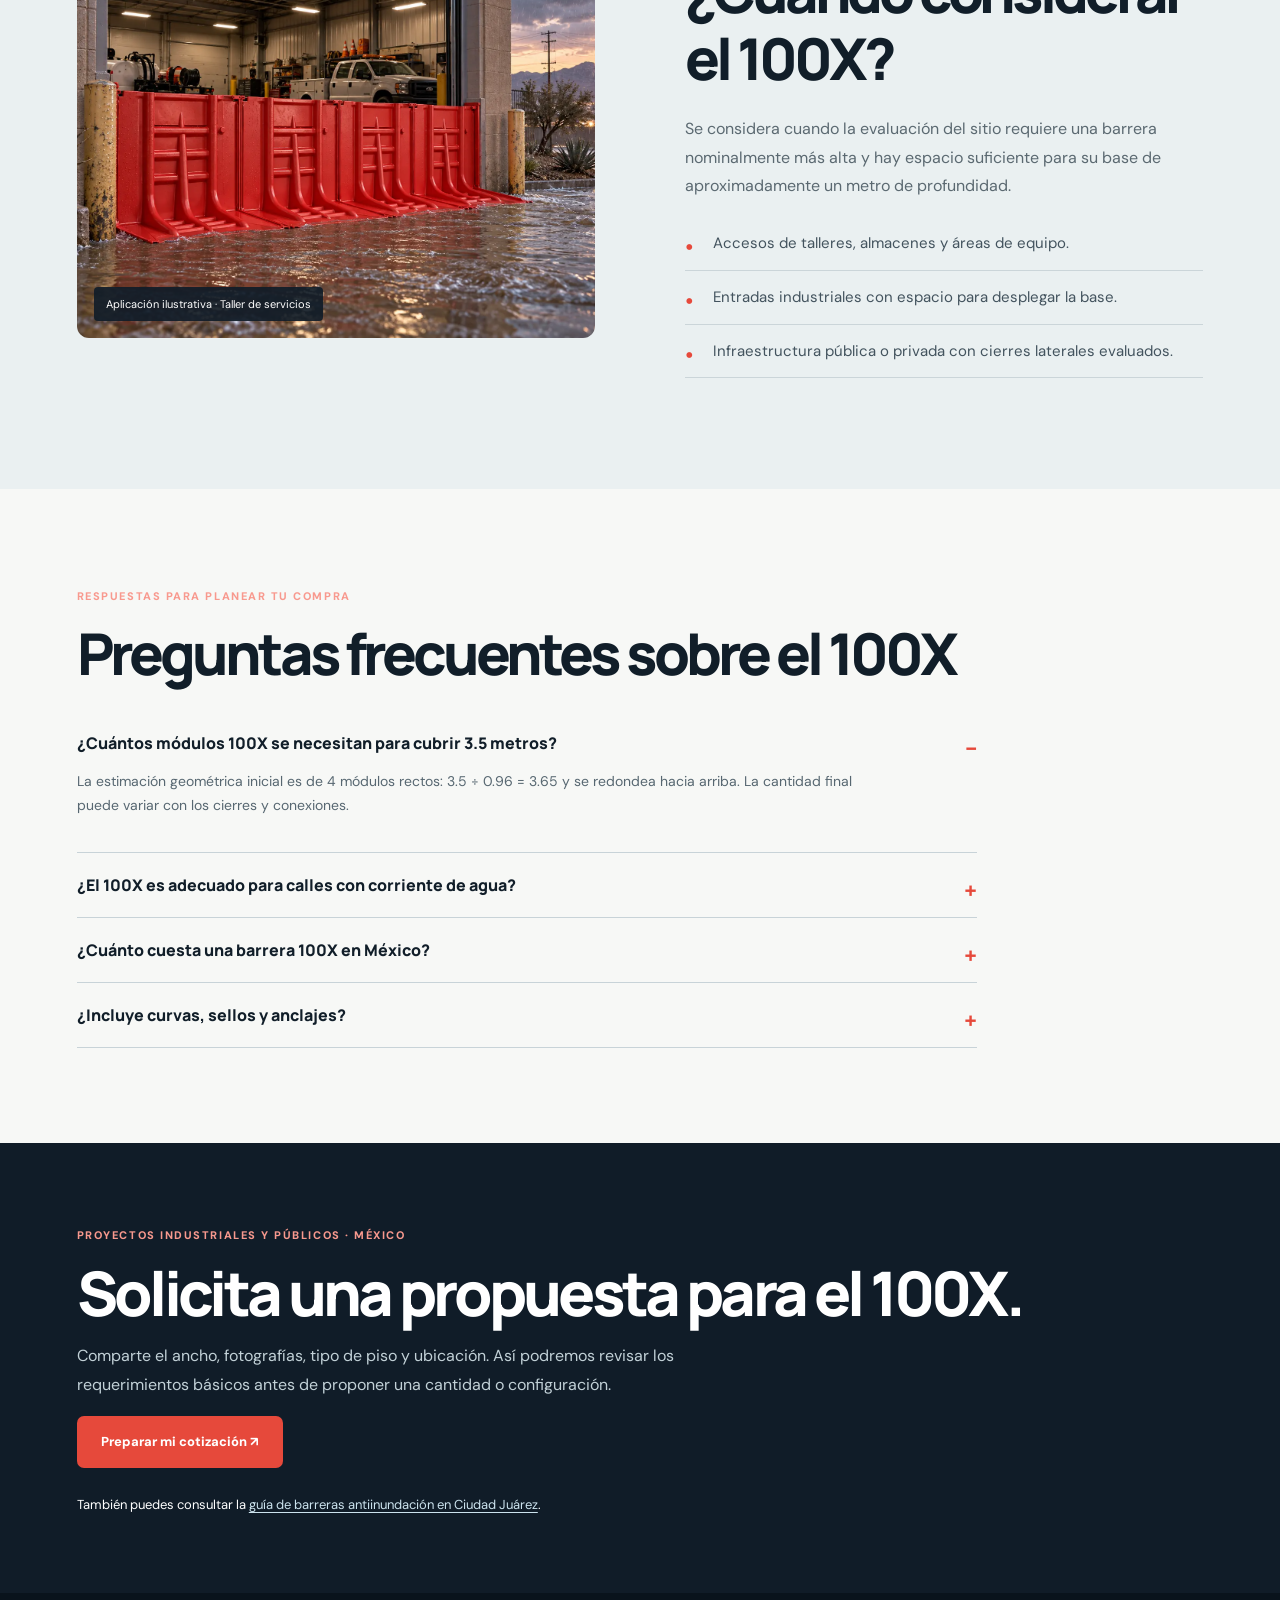
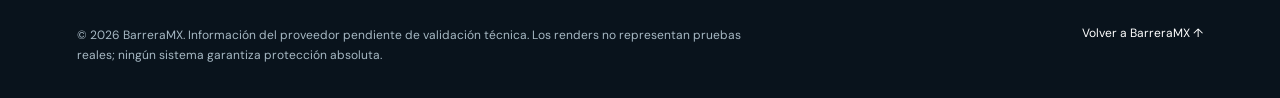
<file: 100x/index.html>
<!doctype html>
<html lang="es-MX">
<head>
  <meta charset="utf-8">
  <meta name="viewport" content="width=device-width,initial-scale=1">
  <meta name="theme-color" content="#101c28">
  <title>BarreraMX 100X | Barrera antiinundación modular de 1 metro</title>
  <meta name="description" content="BarreraMX 100X: módulo antiinundación de 100 cm de altura, 96 cm de cobertura útil y 14.2 kg por pieza. Soluciones para accesos industriales, almacenes y edificios en México.">
  <meta name="robots" content="index, follow, max-image-preview:large">
  <link rel="canonical" href="https://cota-landing.pages.dev/100x/">
  <meta property="og:type" content="product">
  <meta property="og:title" content="BarreraMX 100X | Barrera modular antiinundación de 1 metro">
  <meta property="og:description" content="Modelo de mayor altura con 96 cm de cobertura útil por módulo. Conoce características y solicita cotización.">
  <meta property="og:url" content="https://cota-landing.pages.dev/100x/">
  <meta property="og:locale" content="es_MX">
  <meta property="og:image" content="https://cota-landing.pages.dev/assets/100x-producto.webp">
  <link rel="preconnect" href="https://fonts.googleapis.com">
  <link rel="preconnect" href="https://fonts.gstatic.com" crossorigin>
  <link href="https://fonts.googleapis.com/css2?family=DM+Sans:wght@400;500;600;700&family=Manrope:wght@400;500;600;700;800&display=swap" rel="stylesheet">
  <link rel="stylesheet" href="/assets/product-pages.css">
  <script type="application/ld+json">
  {
    "@context":"https://schema.org",
    "@graph":[
      {
        "@type":"Product",
        "@id":"https://cota-landing.pages.dev/100x/#product",
        "name":"BarreraMX 100X",
        "description":"Barrera modular antiinundación de ABS con protección UV. Altura exterior de 100 cm, cobertura útil de 96 cm por pieza, peso de 14.2 kg por módulo. Retención nominal anunciada de hasta 100 cm, sujeta a validación técnica.",
        "image":"https://cota-landing.pages.dev/assets/100x-producto.webp",
        "url":"https://cota-landing.pages.dev/100x/",
        "brand":{"@type":"Brand","name":"BarreraMX"},
        "sku":"100X",
        "material":"ABS con protección UV",
        "additionalProperty":[
          {"@type":"PropertyValue","name":"Cobertura útil por módulo","value":96,"unitCode":"CMT"},
          {"@type":"PropertyValue","name":"Altura exterior","value":100,"unitCode":"CMT"},
          {"@type":"PropertyValue","name":"Profundidad exterior","value":104,"unitCode":"CMT"},
          {"@type":"PropertyValue","name":"Peso por módulo","value":14.2,"unitCode":"KGM"}
        ]
      },
      {"@type":"BreadcrumbList","itemListElement":[
        {"@type":"ListItem","position":1,"name":"BarreraMX","item":"https://cota-landing.pages.dev/"},
        {"@type":"ListItem","position":2,"name":"BarreraMX 100X","item":"https://cota-landing.pages.dev/100x/"}
      ]}
    ]
  }
  </script>
</head>
<body>
<header class="topbar">
  <a class="brand" href="/" aria-label="BarreraMX inicio"><span class="mark" aria-hidden="true">≋</span>BARRERA<b>MX</b></a>
  <nav aria-label="Navegación"><a href="/">Inicio</a><a href="/50x/">Modelo 50X</a><a href="/#cotizar">Cotizar ↗</a></nav>
</header>
<main>
  <section class="product-hero">
    <div class="crumbs container"><a href="/">BarreraMX</a><span>›</span><span>Modelo 100X</span></div>
    <div class="product-layout container">
      <div>
        <span class="kicker">Barrera antiinundación modular · 100 cm nominales</span>
        <h1>BarreraMX <span style="color:#f36c5f">100X.</span> Contención de mayor altura.</h1>
        <p>Un módulo de mayor tamaño para estudiar la protección de accesos industriales, talleres, almacenes y edificios con riesgo de acumulación de agua.</p>
        <div class="cta-row"><a href="/#cotizar" class="button">Solicitar cotización 100X ↗</a><a href="/50x/" class="button outline">Comparar con 50X</a></div>
      </div>
      <div class="product-image"><img src="/assets/100x-producto.webp" alt="Render conceptual del módulo rojo BarreraMX 100X de un metro de altura con base y refuerzos" width="1254" height="1254"><span class="image-caption">Render ilustrativo · No es fotografía de instalación</span></div>
    </div>
  </section>

  <section class="section container" aria-labelledby="specs-title">
    <span class="kicker">Datos de referencia del proveedor</span>
    <h2 class="section-title" id="specs-title">Ficha técnica del 100X</h2>
    <p class="section-intro">La altura de un módulo no sustituye el cálculo de las fuerzas que el agua ejerce sobre un sistema completo. Es necesario confirmar la configuración y condiciones del acceso.</p>
    <div class="spec-grid">
      <div class="spec-card"><small>Contención nominal anunciada</small><strong>100 cm</strong><span>Dato comercial sujeto a evaluación.</span></div>
      <div class="spec-card"><small>Cobertura útil por pieza</small><strong>96 cm</strong><span>Referencia para estimar cantidad.</span></div>
      <div class="spec-card"><small>Peso por módulo</small><strong>14.2 kg</strong><span>Dato indicado por proveedor.</span></div>
      <div class="spec-card"><small>Dimensiones exteriores</small><strong>100 × 105 × 104</strong><span>Centímetros · alto × ancho × fondo</span></div>
    </div>
    <div class="warning"><strong>Material:</strong> ABS nuevo con protección UV, según ficha del proveedor. Para un proyecto real deben verificarse uniones, sellado, extremos, estabilidad y posibles anclajes.</div>
  </section>

  <section class="section alt container" aria-labelledby="use-title">
    <div class="grid-two">
      <div class="photo"><img src="/assets/100x-taller.webp" alt="Visualización conceptual del modelo 100X protegiendo un acceso de taller con equipo de servicios" loading="lazy" width="1672" height="941"><span>Aplicación ilustrativa · Taller de servicios</span></div>
      <div>
        <span class="kicker">Aplicaciones a evaluar</span>
        <h2 class="section-title" id="use-title">¿Cuándo considerar el 100X?</h2>
        <p class="section-intro">Se considera cuando la evaluación del sitio requiere una barrera nominalmente más alta y hay espacio suficiente para su base de aproximadamente un metro de profundidad.</p>
        <ul class="checklist">
          <li>Accesos de talleres, almacenes y áreas de equipo.</li>
          <li>Entradas industriales con espacio para desplegar la base.</li>
          <li>Infraestructura pública o privada con cierres laterales evaluados.</li>
        </ul>
      </div>
    </div>
  </section>

  <section class="section container" aria-labelledby="faq-title">
    <span class="kicker">Respuestas para planear tu compra</span>
    <h2 class="section-title" id="faq-title">Preguntas frecuentes sobre el 100X</h2>
    <div class="details">
      <details open><summary>¿Cuántos módulos 100X se necesitan para cubrir 3.5 metros?</summary><p>La estimación geométrica inicial es de 4 módulos rectos: 3.5 ÷ 0.96 = 3.65 y se redondea hacia arriba. La cantidad final puede variar con los cierres y conexiones.</p></details>
      <details><summary>¿El 100X es adecuado para calles con corriente de agua?</summary><p>La utilización en calles, pasos deprimidos y zonas con corriente requiere una evaluación hidráulica y un plan de seguridad por profesionales. No debe colocarse en una corriente rápida solo por su altura.</p></details>
      <details><summary>¿Cuánto cuesta una barrera 100X en México?</summary><p>El precio de venta se cotiza según el pedido, accesorios, logística, impuestos y disponibilidad. No anunciamos un precio fijo ni inventario confirmado.</p></details>
      <details><summary>¿Incluye curvas, sellos y anclajes?</summary><p>Los elementos complementarios se identifican y confirman durante la cotización. Las piezas de curva, los remates, las uniones, el sellado y los anclajes deben evaluarse según el lugar.</p></details>
    </div>
  </section>

  <section class="banner container">
    <span class="kicker">Proyectos industriales y públicos · México</span>
    <h2>Solicita una propuesta para el 100X.</h2>
    <p>Comparte el ancho, fotografías, tipo de piso y ubicación. Así podremos revisar los requerimientos básicos antes de proponer una cantidad o configuración.</p>
    <a class="button" href="/#cotizar">Preparar mi cotización ↗</a>
    <div class="related">También puedes consultar la <a href="/ciudad-juarez/">guía de barreras antiinundación en Ciudad Juárez</a>.</div>
  </section>
</main>
<footer class="footer container"><p>© 2026 BarreraMX. Información del proveedor pendiente de validación técnica. Los renders no representan pruebas reales; ningún sistema garantiza protección absoluta.</p><a href="/">Volver a BarreraMX ↑</a></footer>
</body>
</html>
</file>
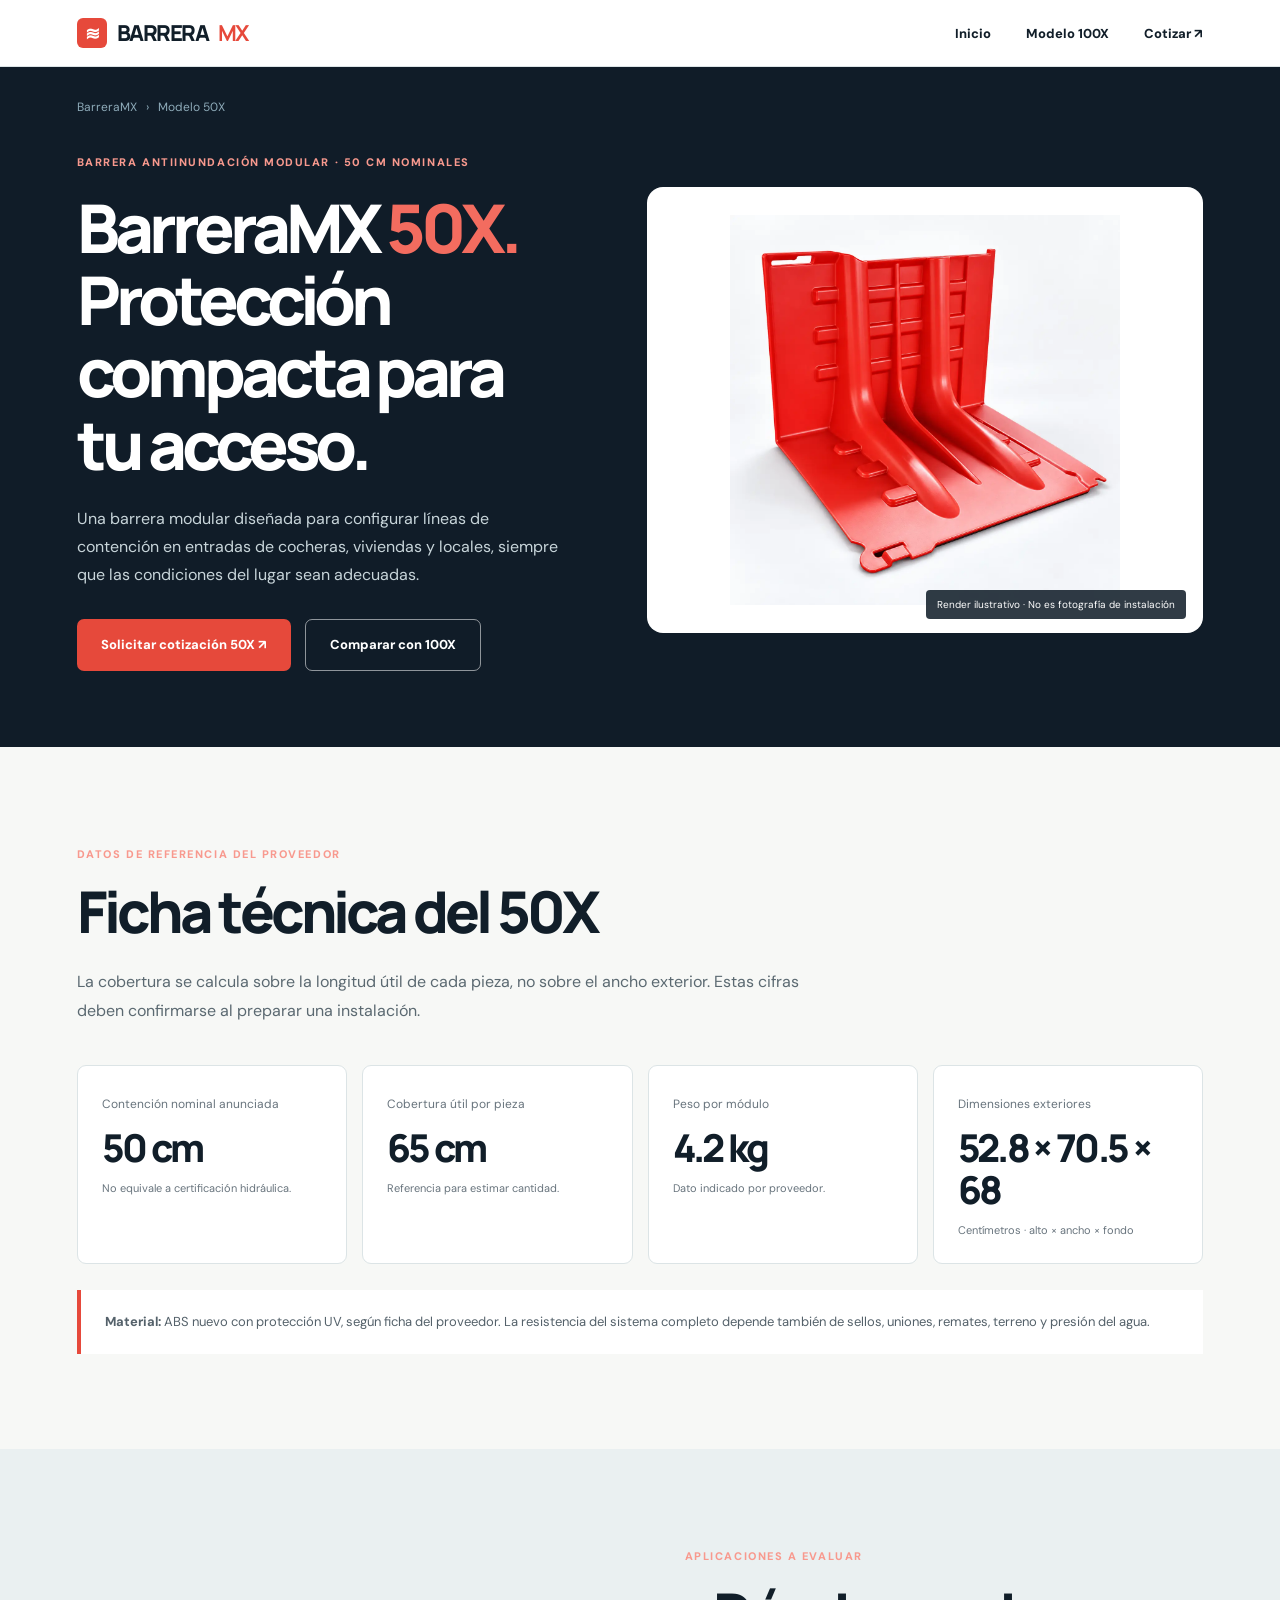
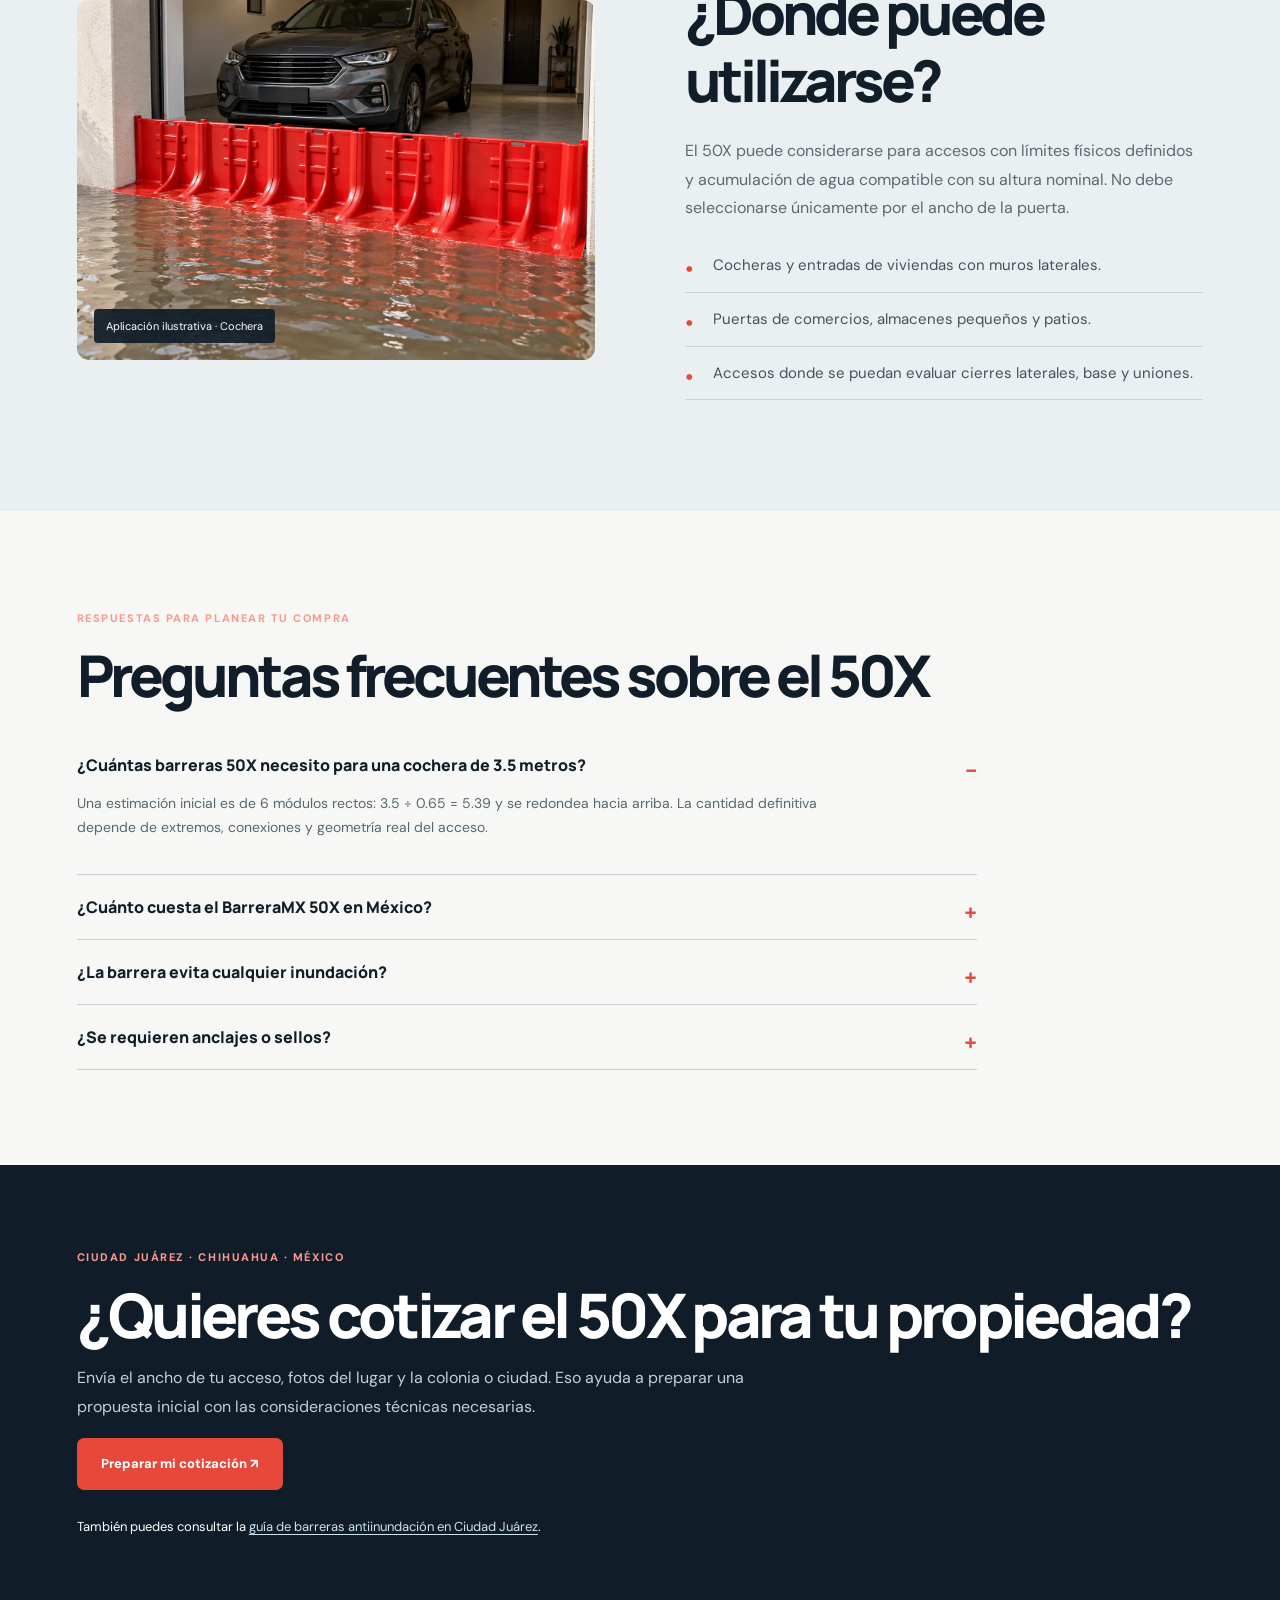
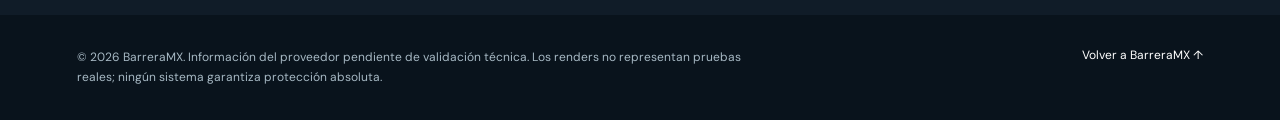
<file: 50x/index.html>
<!doctype html>
<html lang="es-MX">
<head>
  <meta charset="utf-8">
  <meta name="viewport" content="width=device-width,initial-scale=1">
  <meta name="theme-color" content="#101c28">
  <title>BarreraMX 50X | Barrera antiinundación modular de 50 cm para cocheras</title>
  <meta name="description" content="Conoce BarreraMX 50X: barrera antiinundación modular para cocheras y accesos, cobertura útil de 65 cm por pieza, 4.2 kg y ABS con protección UV. Cotiza en Ciudad Juárez.">
  <meta name="robots" content="index, follow, max-image-preview:large">
  <link rel="canonical" href="https://cota-landing.pages.dev/50x/">
  <meta property="og:type" content="product">
  <meta property="og:title" content="BarreraMX 50X | Barrera modular antiinundación">
  <meta property="og:description" content="Módulo de 50 cm de retención nominal anunciada, 65 cm de cobertura útil y 4.2 kg de peso por pieza. Solicita cotización.">
  <meta property="og:url" content="https://cota-landing.pages.dev/50x/">
  <meta property="og:locale" content="es_MX">
  <meta property="og:image" content="https://cota-landing.pages.dev/assets/50x-producto.webp">
  <link rel="preconnect" href="https://fonts.googleapis.com">
  <link rel="preconnect" href="https://fonts.gstatic.com" crossorigin>
  <link href="https://fonts.googleapis.com/css2?family=DM+Sans:wght@400;500;600;700&family=Manrope:wght@400;500;600;700;800&display=swap" rel="stylesheet">
  <link rel="stylesheet" href="/assets/product-pages.css">
  <script type="application/ld+json">
  {
    "@context":"https://schema.org",
    "@graph":[
      {
        "@type":"Product",
        "@id":"https://cota-landing.pages.dev/50x/#product",
        "name":"BarreraMX 50X",
        "description":"Barrera modular antiinundación de ABS con protección UV, 52.8 cm de altura exterior, 65 cm de cobertura útil por pieza y 4.2 kg por módulo. La retención nominal anunciada por el proveedor es de hasta 50 cm y requiere evaluación técnica.",
        "image":"https://cota-landing.pages.dev/assets/50x-producto.webp",
        "url":"https://cota-landing.pages.dev/50x/",
        "brand":{"@type":"Brand","name":"BarreraMX"},
        "sku":"50X",
        "material":"ABS con protección UV",
        "additionalProperty":[
          {"@type":"PropertyValue","name":"Cobertura útil por módulo","value":65,"unitCode":"CMT"},
          {"@type":"PropertyValue","name":"Altura exterior","value":52.8,"unitCode":"CMT"},
          {"@type":"PropertyValue","name":"Profundidad exterior","value":68,"unitCode":"CMT"},
          {"@type":"PropertyValue","name":"Peso por módulo","value":4.2,"unitCode":"KGM"}
        ]
      },
      {"@type":"BreadcrumbList","itemListElement":[
        {"@type":"ListItem","position":1,"name":"BarreraMX","item":"https://cota-landing.pages.dev/"},
        {"@type":"ListItem","position":2,"name":"BarreraMX 50X","item":"https://cota-landing.pages.dev/50x/"}
      ]}
    ]
  }
  </script>
</head>
<body>
<header class="topbar">
  <a class="brand" href="/" aria-label="BarreraMX inicio"><span class="mark" aria-hidden="true">≋</span>BARRERA<b>MX</b></a>
  <nav aria-label="Navegación"><a href="/">Inicio</a><a href="/100x/">Modelo 100X</a><a href="/#cotizar">Cotizar ↗</a></nav>
</header>
<main>
  <section class="product-hero">
    <div class="crumbs container"><a href="/">BarreraMX</a><span>›</span><span>Modelo 50X</span></div>
    <div class="product-layout container">
      <div>
        <span class="kicker">Barrera antiinundación modular · 50 cm nominales</span>
        <h1>BarreraMX <span style="color:#f36c5f">50X.</span> Protección compacta para tu acceso.</h1>
        <p>Una barrera modular diseñada para configurar líneas de contención en entradas de cocheras, viviendas y locales, siempre que las condiciones del lugar sean adecuadas.</p>
        <div class="cta-row"><a href="/#cotizar" class="button">Solicitar cotización 50X ↗</a><a href="/100x/" class="button outline">Comparar con 100X</a></div>
      </div>
      <div class="product-image"><img src="/assets/50x-producto.webp" alt="Render conceptual del módulo rojo BarreraMX 50X con base horizontal, panel vertical y refuerzos" width="1254" height="1254"><span class="image-caption">Render ilustrativo · No es fotografía de instalación</span></div>
    </div>
  </section>

  <section class="section container" aria-labelledby="specs-title">
    <span class="kicker">Datos de referencia del proveedor</span>
    <h2 class="section-title" id="specs-title">Ficha técnica del 50X</h2>
    <p class="section-intro">La cobertura se calcula sobre la longitud útil de cada pieza, no sobre el ancho exterior. Estas cifras deben confirmarse al preparar una instalación.</p>
    <div class="spec-grid">
      <div class="spec-card"><small>Contención nominal anunciada</small><strong>50 cm</strong><span>No equivale a certificación hidráulica.</span></div>
      <div class="spec-card"><small>Cobertura útil por pieza</small><strong>65 cm</strong><span>Referencia para estimar cantidad.</span></div>
      <div class="spec-card"><small>Peso por módulo</small><strong>4.2 kg</strong><span>Dato indicado por proveedor.</span></div>
      <div class="spec-card"><small>Dimensiones exteriores</small><strong>52.8 × 70.5 × 68</strong><span>Centímetros · alto × ancho × fondo</span></div>
    </div>
    <div class="warning"><strong>Material:</strong> ABS nuevo con protección UV, según ficha del proveedor. La resistencia del sistema completo depende también de sellos, uniones, remates, terreno y presión del agua.</div>
  </section>

  <section class="section alt container" aria-labelledby="use-title">
    <div class="grid-two">
      <div class="photo"><img src="/assets/50x-cochera.webp" alt="Visualización conceptual del modelo 50X instalado de muro a muro frente a una cochera" loading="lazy" width="1672" height="941"><span>Aplicación ilustrativa · Cochera</span></div>
      <div>
        <span class="kicker">Aplicaciones a evaluar</span>
        <h2 class="section-title" id="use-title">¿Dónde puede utilizarse?</h2>
        <p class="section-intro">El 50X puede considerarse para accesos con límites físicos definidos y acumulación de agua compatible con su altura nominal. No debe seleccionarse únicamente por el ancho de la puerta.</p>
        <ul class="checklist">
          <li>Cocheras y entradas de viviendas con muros laterales.</li>
          <li>Puertas de comercios, almacenes pequeños y patios.</li>
          <li>Accesos donde se puedan evaluar cierres laterales, base y uniones.</li>
        </ul>
      </div>
    </div>
  </section>

  <section class="section container" aria-labelledby="faq-title">
    <span class="kicker">Respuestas para planear tu compra</span>
    <h2 class="section-title" id="faq-title">Preguntas frecuentes sobre el 50X</h2>
    <div class="details">
      <details open><summary>¿Cuántas barreras 50X necesito para una cochera de 3.5 metros?</summary><p>Una estimación inicial es de 6 módulos rectos: 3.5 ÷ 0.65 = 5.39 y se redondea hacia arriba. La cantidad definitiva depende de extremos, conexiones y geometría real del acceso.</p></details>
      <details><summary>¿Cuánto cuesta el BarreraMX 50X en México?</summary><p>El precio final se prepara por cotización. Debe contemplar cantidad, accesorios, transporte, impuestos y disponibilidad; no mostramos costos FOB de origen como si fueran precios de venta locales.</p></details>
      <details><summary>¿La barrera evita cualquier inundación?</summary><p>No. La altura nominal por sí sola no garantiza protección. Deben revisarse el nivel de agua, caudal, presión, estabilidad, uniones y sellado. No se recomienda para corrientes rápidas sin evaluación profesional.</p></details>
      <details><summary>¿Se requieren anclajes o sellos?</summary><p>Los accesorios y las condiciones de fijación deben definirse para cada proyecto. Se debe confirmar disponibilidad de remates, sellos, sistemas de unión y anclajes antes de aprobar una instalación.</p></details>
    </div>
  </section>

  <section class="banner container">
    <span class="kicker">Ciudad Juárez · Chihuahua · México</span>
    <h2>¿Quieres cotizar el 50X para tu propiedad?</h2>
    <p>Envía el ancho de tu acceso, fotos del lugar y la colonia o ciudad. Eso ayuda a preparar una propuesta inicial con las consideraciones técnicas necesarias.</p>
    <a class="button" href="/#cotizar">Preparar mi cotización ↗</a>
    <div class="related">También puedes consultar la <a href="/ciudad-juarez/">guía de barreras antiinundación en Ciudad Juárez</a>.</div>
  </section>
</main>
<footer class="footer container"><p>© 2026 BarreraMX. Información del proveedor pendiente de validación técnica. Los renders no representan pruebas reales; ningún sistema garantiza protección absoluta.</p><a href="/">Volver a BarreraMX ↑</a></footer>
</body>
</html>
</file>
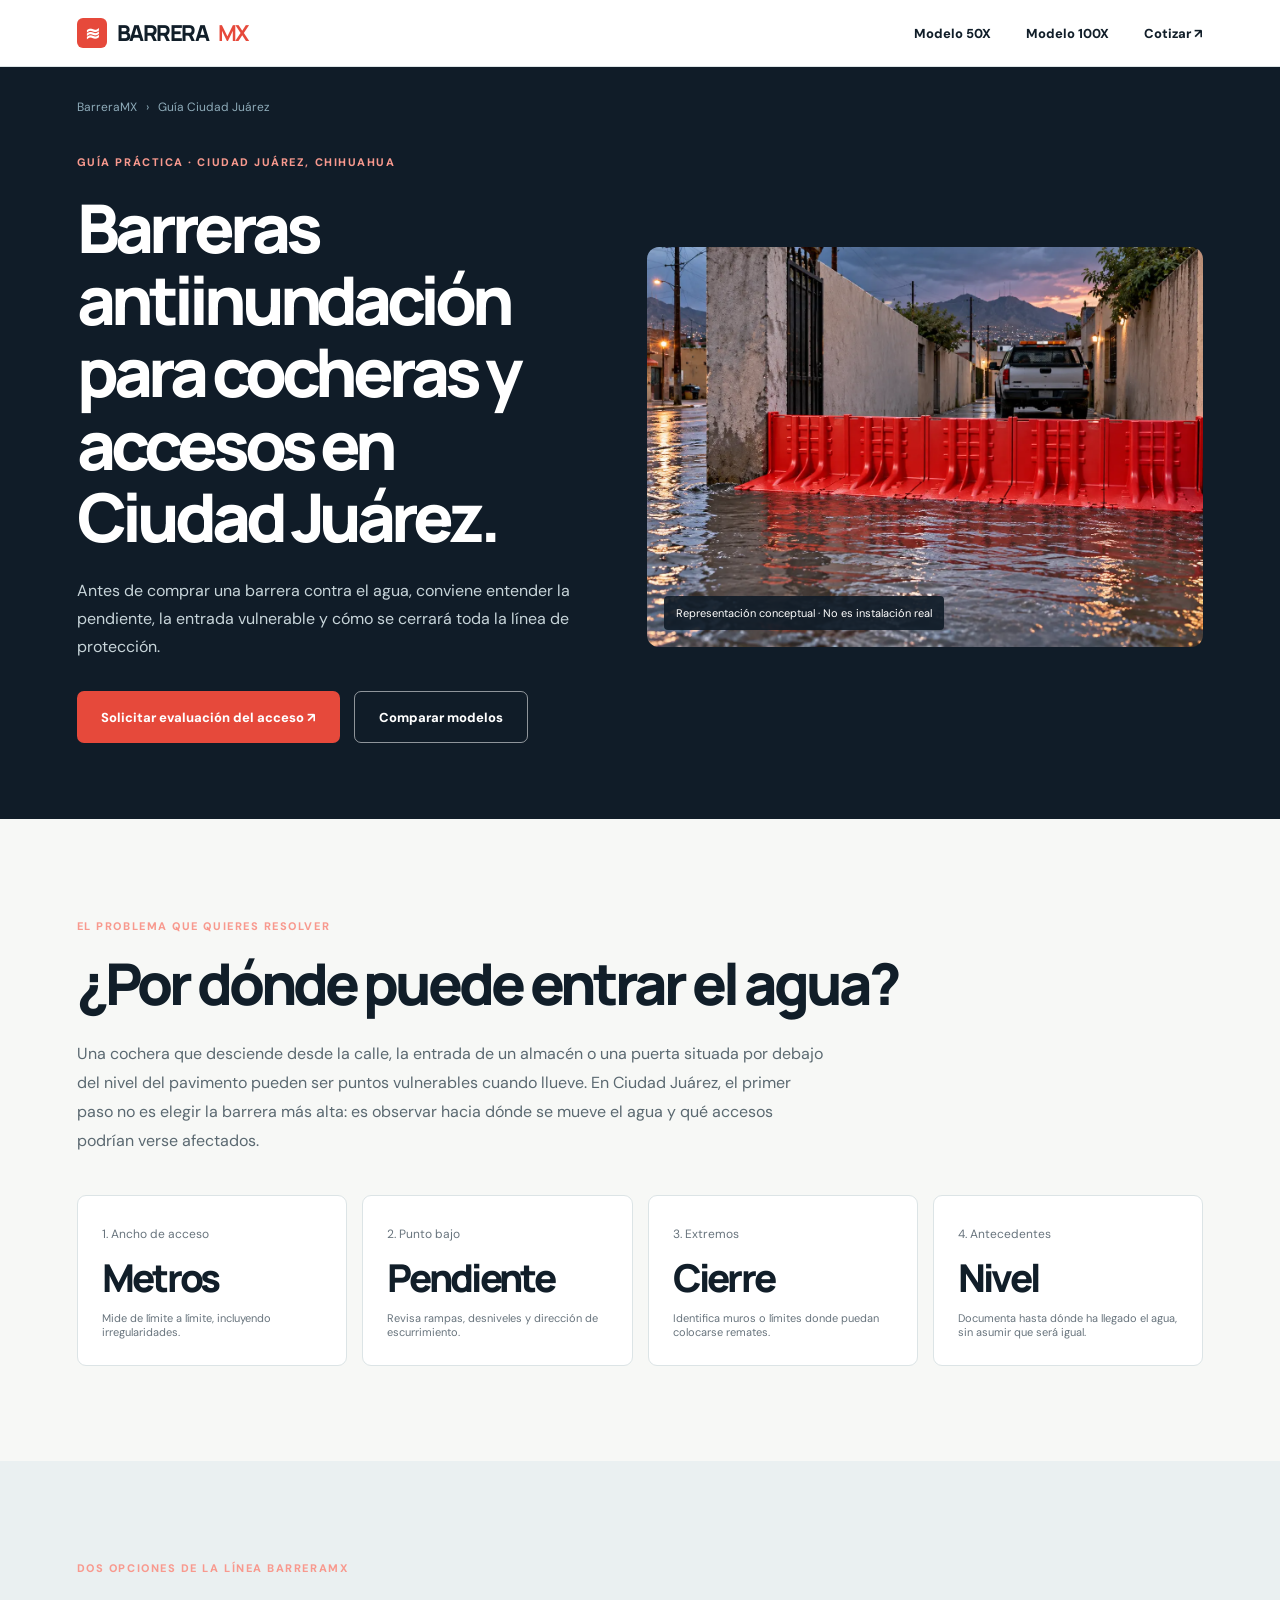
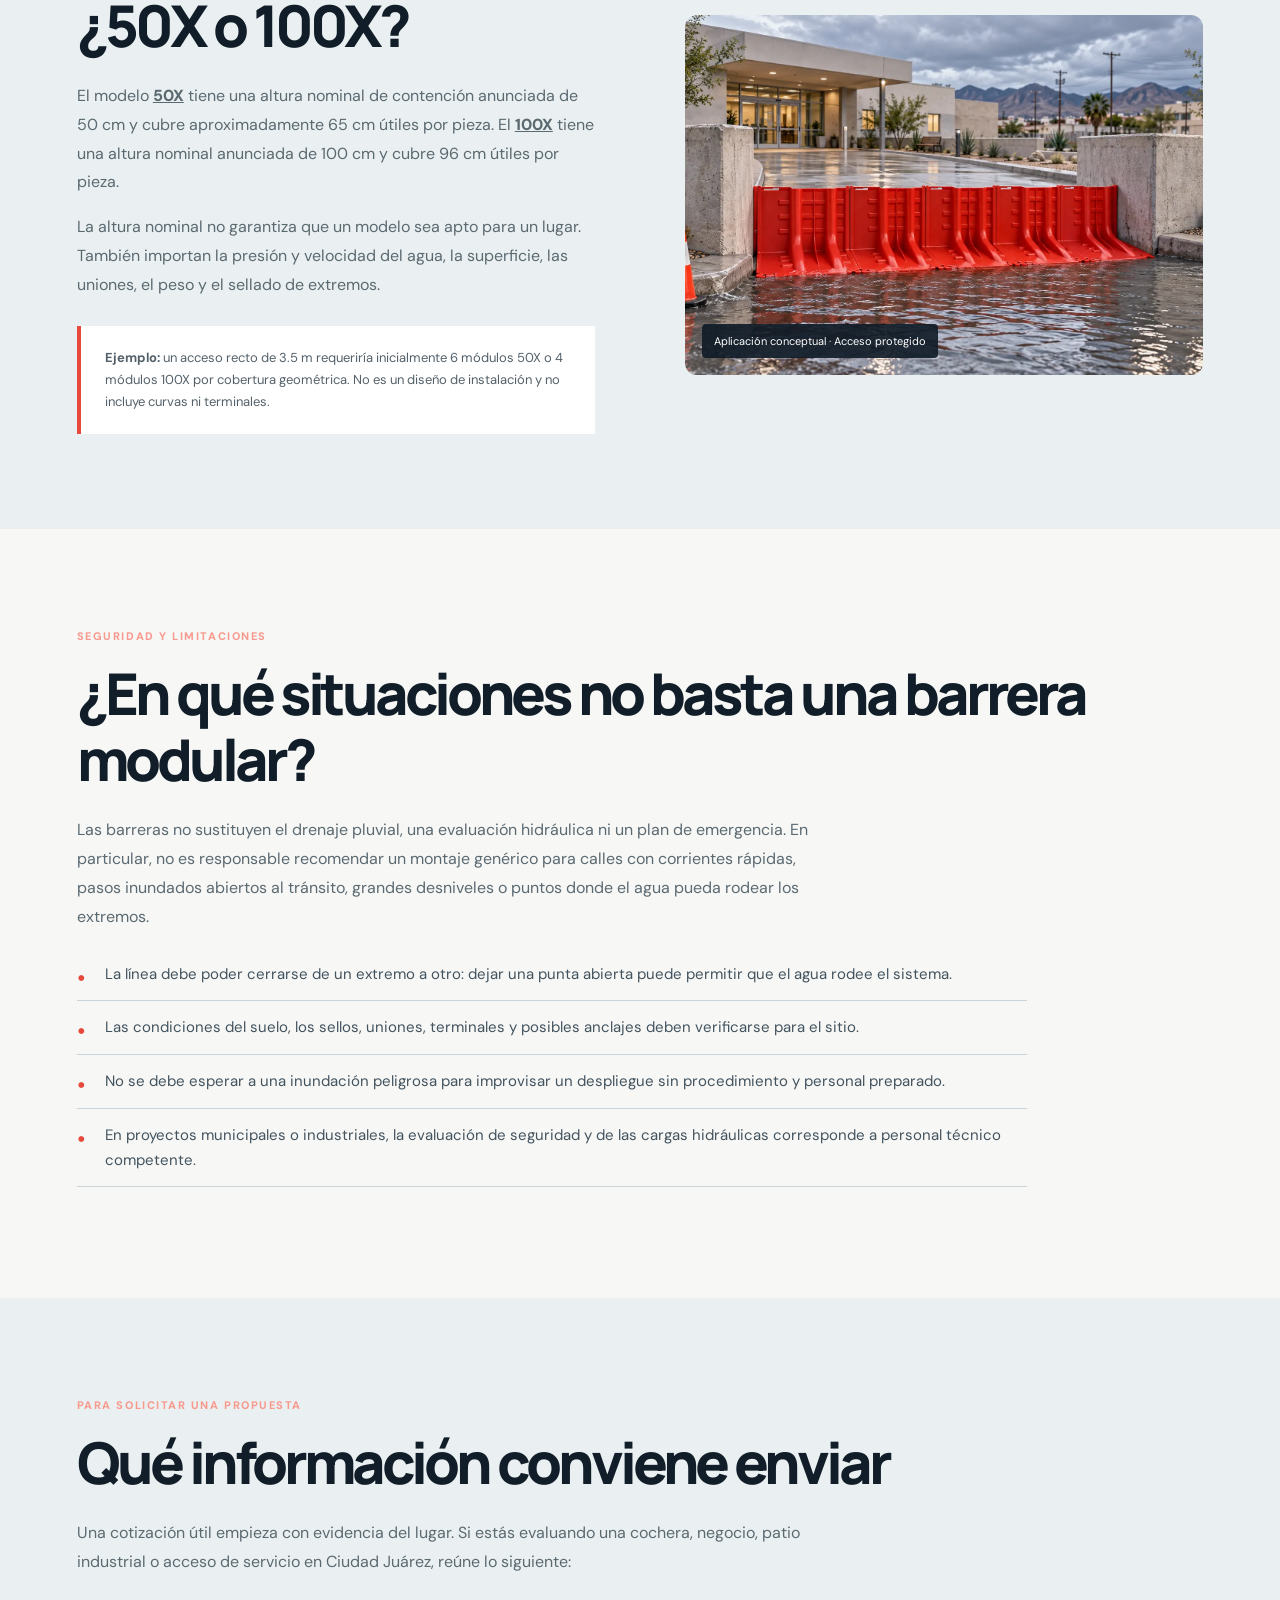
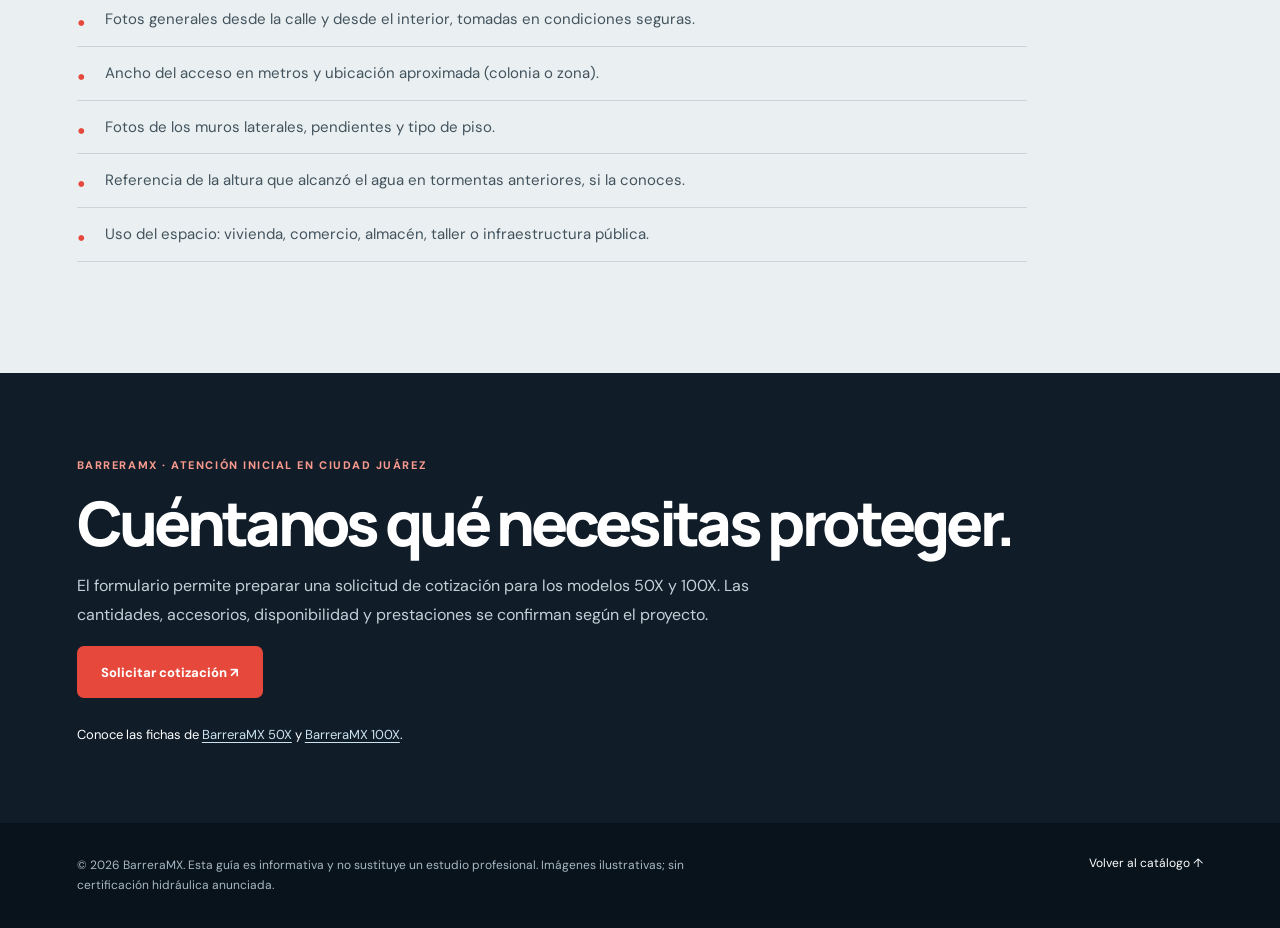
<file: ciudad-juarez/index.html>
<!doctype html>
<html lang="es-MX">
<head>
  <meta charset="utf-8">
  <meta name="viewport" content="width=device-width,initial-scale=1">
  <meta name="theme-color" content="#101c28">
  <title>Barreras antiinundación en Ciudad Juárez | Cocheras, negocios y accesos</title>
  <meta name="description" content="Guía para elegir barreras contra inundaciones en Ciudad Juárez: qué medir, cuándo evaluar modelos 50X o 100X y qué considerar en cocheras, negocios e instalaciones.">
  <meta name="robots" content="index, follow, max-image-preview:large">
  <link rel="canonical" href="https://cota-landing.pages.dev/ciudad-juarez/">
  <meta property="og:type" content="article">
  <meta property="og:title" content="Cómo evaluar barreras antiinundación para accesos en Ciudad Juárez">
  <meta property="og:description" content="Medidas, preparación, modelos y límites de las barreras modulares para cocheras y negocios.">
  <meta property="og:url" content="https://cota-landing.pages.dev/ciudad-juarez/">
  <meta property="og:locale" content="es_MX">
  <meta property="og:image" content="https://cota-landing.pages.dev/assets/50x-juarez-colonia.webp">
  <link rel="preconnect" href="https://fonts.googleapis.com">
  <link rel="preconnect" href="https://fonts.gstatic.com" crossorigin>
  <link href="https://fonts.googleapis.com/css2?family=DM+Sans:wght@400;500;600;700&family=Manrope:wght@400;500;600;700;800&display=swap" rel="stylesheet">
  <link rel="stylesheet" href="/assets/product-pages.css">
  <script type="application/ld+json">
  {
    "@context":"https://schema.org",
    "@type":"Article",
    "headline":"Barreras antiinundación en Ciudad Juárez: cómo evaluar la protección de cocheras y accesos",
    "description":"Guía práctica para tomar medidas, identificar límites de uso y valorar modelos de barreras modulares en Ciudad Juárez.",
    "inLanguage":"es-MX",
    "datePublished":"2026-10-28",
    "author":{"@type":"Organization","name":"BarreraMX","url":"https://cota-landing.pages.dev/"},
    "publisher":{"@type":"Organization","name":"BarreraMX","url":"https://cota-landing.pages.dev/"},
    "mainEntityOfPage":"https://cota-landing.pages.dev/ciudad-juarez/",
    "image":"https://cota-landing.pages.dev/assets/50x-juarez-colonia.webp"
  }
  </script>
</head>
<body>
<header class="topbar">
  <a class="brand" href="/" aria-label="BarreraMX inicio"><span class="mark" aria-hidden="true">≋</span>BARRERA<b>MX</b></a>
  <nav aria-label="Navegación"><a href="/50x/">Modelo 50X</a><a href="/100x/">Modelo 100X</a><a href="/#cotizar">Cotizar ↗</a></nav>
</header>
<main>
  <section class="product-hero">
    <div class="crumbs container"><a href="/">BarreraMX</a><span>›</span><span>Guía Ciudad Juárez</span></div>
    <div class="product-layout container">
      <div>
        <span class="kicker">Guía práctica · Ciudad Juárez, Chihuahua</span>
        <h1>Barreras antiinundación para cocheras y accesos en Ciudad Juárez.</h1>
        <p>Antes de comprar una barrera contra el agua, conviene entender la pendiente, la entrada vulnerable y cómo se cerrará toda la línea de protección.</p>
        <div class="cta-row"><a href="/#cotizar" class="button">Solicitar evaluación del acceso ↗</a><a href="/#modelos" class="button outline">Comparar modelos</a></div>
      </div>
      <div class="photo" style="min-height:400px"><img src="/assets/50x-juarez-colonia.webp" alt="Render conceptual de barreras modulares cerrando de muro a muro un acceso en una colonia de Ciudad Juárez" width="1672" height="941"><span>Representación conceptual · No es instalación real</span></div>
    </div>
  </section>

  <section class="section container" aria-labelledby="problem-title">
    <span class="kicker">El problema que quieres resolver</span>
    <h2 class="section-title" id="problem-title">¿Por dónde puede entrar el agua?</h2>
    <p class="section-intro">Una cochera que desciende desde la calle, la entrada de un almacén o una puerta situada por debajo del nivel del pavimento pueden ser puntos vulnerables cuando llueve. En Ciudad Juárez, el primer paso no es elegir la barrera más alta: es observar hacia dónde se mueve el agua y qué accesos podrían verse afectados.</p>
    <div class="spec-grid" style="grid-template-columns:repeat(auto-fit,minmax(190px,1fr))">
      <div class="spec-card"><small>1. Ancho de acceso</small><strong>Metros</strong><span>Mide de límite a límite, incluyendo irregularidades.</span></div>
      <div class="spec-card"><small>2. Punto bajo</small><strong>Pendiente</strong><span>Revisa rampas, desniveles y dirección de escurrimiento.</span></div>
      <div class="spec-card"><small>3. Extremos</small><strong>Cierre</strong><span>Identifica muros o límites donde puedan colocarse remates.</span></div>
      <div class="spec-card"><small>4. Antecedentes</small><strong>Nivel</strong><span>Documenta hasta dónde ha llegado el agua, sin asumir que será igual.</span></div>
    </div>
  </section>

  <section class="section alt container" aria-labelledby="models-title">
    <div class="grid-two">
      <div>
        <span class="kicker">Dos opciones de la línea BarreraMX</span>
        <h2 class="section-title" id="models-title">¿50X o 100X?</h2>
        <p class="section-intro">El modelo <a href="/50x/" style="font-weight:800;text-decoration:underline">50X</a> tiene una altura nominal de contención anunciada de 50 cm y cubre aproximadamente 65 cm útiles por pieza. El <a href="/100x/" style="font-weight:800;text-decoration:underline">100X</a> tiene una altura nominal anunciada de 100 cm y cubre 96 cm útiles por pieza.</p>
        <p class="section-intro">La altura nominal no garantiza que un modelo sea apto para un lugar. También importan la presión y velocidad del agua, la superficie, las uniones, el peso y el sellado de extremos.</p>
        <div class="warning"><strong>Ejemplo:</strong> un acceso recto de 3.5 m requeriría inicialmente 6 módulos 50X o 4 módulos 100X por cobertura geométrica. No es un diseño de instalación y no incluye curvas ni terminales.</div>
      </div>
      <div class="photo"><img src="/assets/50x-acceso-publico.webp" alt="Ilustración del sistema 50X cerrando una entrada entre muros frente a agua acumulada" width="1672" height="941" loading="lazy"><span>Aplicación conceptual · Acceso protegido</span></div>
    </div>
  </section>

  <section class="section container" aria-labelledby="limits-title">
    <span class="kicker">Seguridad y limitaciones</span>
    <h2 class="section-title" id="limits-title">¿En qué situaciones no basta una barrera modular?</h2>
    <p class="section-intro">Las barreras no sustituyen el drenaje pluvial, una evaluación hidráulica ni un plan de emergencia. En particular, no es responsable recomendar un montaje genérico para calles con corrientes rápidas, pasos inundados abiertos al tránsito, grandes desniveles o puntos donde el agua pueda rodear los extremos.</p>
    <ul class="checklist" style="max-width:950px">
      <li>La línea debe poder cerrarse de un extremo a otro: dejar una punta abierta puede permitir que el agua rodee el sistema.</li>
      <li>Las condiciones del suelo, los sellos, uniones, terminales y posibles anclajes deben verificarse para el sitio.</li>
      <li>No se debe esperar a una inundación peligrosa para improvisar un despliegue sin procedimiento y personal preparado.</li>
      <li>En proyectos municipales o industriales, la evaluación de seguridad y de las cargas hidráulicas corresponde a personal técnico competente.</li>
    </ul>
  </section>

  <section class="section alt container" aria-labelledby="quote-guide-title">
    <span class="kicker">Para solicitar una propuesta</span>
    <h2 class="section-title" id="quote-guide-title">Qué información conviene enviar</h2>
    <p class="section-intro">Una cotización útil empieza con evidencia del lugar. Si estás evaluando una cochera, negocio, patio industrial o acceso de servicio en Ciudad Juárez, reúne lo siguiente:</p>
    <ul class="checklist" style="max-width:950px">
      <li>Fotos generales desde la calle y desde el interior, tomadas en condiciones seguras.</li>
      <li>Ancho del acceso en metros y ubicación aproximada (colonia o zona).</li>
      <li>Fotos de los muros laterales, pendientes y tipo de piso.</li>
      <li>Referencia de la altura que alcanzó el agua en tormentas anteriores, si la conoces.</li>
      <li>Uso del espacio: vivienda, comercio, almacén, taller o infraestructura pública.</li>
    </ul>
  </section>

  <section class="banner container">
    <span class="kicker">BarreraMX · Atención inicial en Ciudad Juárez</span>
    <h2>Cuéntanos qué necesitas proteger.</h2>
    <p>El formulario permite preparar una solicitud de cotización para los modelos 50X y 100X. Las cantidades, accesorios, disponibilidad y prestaciones se confirman según el proyecto.</p>
    <a class="button" href="/#cotizar">Solicitar cotización ↗</a>
    <div class="related">Conoce las fichas de <a href="/50x/">BarreraMX 50X</a> y <a href="/100x/">BarreraMX 100X</a>.</div>
  </section>
</main>
<footer class="footer container"><p>© 2026 BarreraMX. Esta guía es informativa y no sustituye un estudio profesional. Imágenes ilustrativas; sin certificación hidráulica anunciada.</p><a href="/">Volver al catálogo ↑</a></footer>
</body>
</html>
</file>
<file: assets/product-pages.css>
:root{--ink:#111e29;--deep:#101c28;--red:#e6493b;--cream:#f7f8f6;--muted:#627079;--line:#dce4e6;--pad:clamp(22px,6vw,90px);--font:Manrope,Arial,sans-serif;--body:"DM Sans",Arial,sans-serif}
*{box-sizing:border-box}html{scroll-behavior:smooth}body{margin:0;background:var(--cream);color:var(--ink);font-family:var(--body);-webkit-font-smoothing:antialiased}a{color:inherit;text-decoration:none}img{max-width:100%;display:block}a:focus-visible,summary:focus-visible{outline:3px solid #ef7a50;outline-offset:4px}
.container{padding-inline:var(--pad)}.topbar{display:flex;justify-content:space-between;align-items:center;padding:18px var(--pad);gap:24px;background:#fff;border-bottom:1px solid var(--line)}.brand{display:inline-flex;align-items:center;gap:10px;font:800 22px var(--font);letter-spacing:-.07em;white-space:nowrap}.brand b{color:var(--red)}.mark{width:30px;height:30px;border-radius:6px;background:var(--red);display:grid;place-items:center;color:white;font:800 18px var(--font)}.topbar nav{display:flex;align-items:center;gap:clamp(12px,3vw,35px)}.topbar nav a{font-size:13px;font-weight:800}.topbar nav a:hover{color:var(--red)}.button{display:inline-flex;align-items:center;justify-content:center;gap:18px;background:var(--red);color:#fff;border-radius:7px;padding:15px 24px;font-size:13px;font-weight:800;min-height:52px}.button:hover{background:#c92e23}.button.secondary{background:var(--ink)}.button.outline{background:transparent;border:1px solid #fff8}
.crumbs{font-size:12px;display:flex;gap:9px;align-items:center;color:#8eabb9;padding-top:32px}.crumbs a:hover{color:#fff}.product-hero{background:var(--deep);color:#fff;overflow:hidden}.product-layout{display:grid;grid-template-columns:.94fr 1.06fr;gap:clamp(35px,6vw,100px);align-items:center;min-height:610px;padding-top:35px;padding-bottom:76px}.kicker{font-weight:800;font-size:11px;letter-spacing:.14em;text-transform:uppercase;color:#f8998e}.product-hero h1{font:800 clamp(41px,5.25vw,78px)/1.075 var(--font);letter-spacing:-.075em;margin:20px 0 25px}.product-hero p{font-size:16px;line-height:1.75;color:#c8d5da;max-width:555px}.cta-row{display:flex;gap:14px;flex-wrap:wrap;margin-top:30px}.product-image{background:#fff;border-radius:16px;overflow:hidden;position:relative;padding:28px;min-height:440px;display:grid;place-items:center}.product-image img{width:100%;height:390px;object-fit:contain}.image-caption{position:absolute;bottom:14px;right:17px;background:#101c28dc;color:#fff;font-size:10px;padding:8px 11px;border-radius:4px}.section{padding-block:95px}.section.alt{background:#eaf0f1}.section-title{font:800 clamp(35px,4.5vw,62px)/1.15 var(--font);letter-spacing:-.07em;margin:15px 0 24px}.section-intro{max-width:750px;color:#5b6971;font-size:16px;line-height:1.8}.spec-grid{display:grid;grid-template-columns:repeat(4,1fr);gap:15px;margin-top:39px}.spec-card{background:#fff;border:1px solid var(--line);padding:26px 24px;border-radius:9px}.spec-card small{font-size:12px;color:#68747d}.spec-card strong{display:block;font:800 clamp(26px,3vw,39px)/1.1 var(--font);letter-spacing:-.07em;margin-top:14px}.spec-card span{display:block;margin-top:12px;color:#68747d;font-size:11px}.grid-two{display:grid;grid-template-columns:1fr 1fr;gap:clamp(35px,7vw,110px);align-items:center}.photo{border-radius:12px;overflow:hidden;position:relative;min-height:360px}.photo img{height:100%;width:100%;object-fit:cover;position:absolute;inset:0}.photo span{position:absolute;bottom:17px;left:17px;background:#101c28e8;color:#fff;font-size:11px;padding:10px 12px;border-radius:4px}.checklist{padding:0;list-style:none}.checklist li{position:relative;padding:14px 0 14px 28px;border-bottom:1px solid #cbd5d9;font-size:15px;color:#43535e;line-height:1.65}.checklist li:before{content:"•";position:absolute;left:0;top:10px;color:var(--red);font-size:24px}.warning{margin-top:26px;border-left:4px solid var(--red);background:#fff;padding:21px 24px;color:#54616a;font-size:13px;line-height:1.7}.details{max-width:900px}.details details{border-bottom:1px solid #c8d3d8;padding:20px 0}.details summary{font:800 16px/1.5 var(--font);list-style:none;cursor:pointer}.details summary::-webkit-details-marker{display:none}.details summary:after{content:"+";float:right;color:var(--red);font-size:23px}.details details[open] summary:after{content:"−"}.details p{font-size:14px;line-height:1.75;color:#576771;max-width:780px}.banner{padding-block:80px;background:var(--deep);color:#fff}.banner h2{font:800 clamp(36px,4.8vw,62px)/1.1 var(--font);letter-spacing:-.06em;margin:15px 0}.banner p{max-width:680px;color:#c2d1d7;line-height:1.8}.related{padding-top:28px;font-size:13px}.related a{color:#cce3ee;text-decoration:underline;text-underline-offset:3px}.footer{padding-block:32px;background:#09131c;color:#a7b9c4;font-size:12px;display:flex;justify-content:space-between;gap:25px}.footer a{color:#fff}.footer p{max-width:670px;margin:0;line-height:1.7}
@media(max-width:940px){.product-layout,.grid-two{grid-template-columns:1fr}.product-layout{padding-bottom:55px}.product-hero h1{max-width:850px}.product-image{min-height:350px}.product-image img{height:320px}.spec-grid{grid-template-columns:repeat(2,1fr)}.photo{min-height:440px}}
@media(max-width:620px){.topbar{padding-block:15px}.brand{font-size:18px}.topbar nav{gap:12px}.topbar nav a{font-size:11px}.topbar nav a:last-child{display:none}.crumbs{padding-top:20px}.product-layout{padding-top:20px}.product-hero h1{font-size:clamp(39px,10vw,58px)}.product-hero p{font-size:15px}.cta-row{flex-direction:column}.product-image{padding:18px;min-height:285px}.product-image img{height:270px}.section{padding-block:67px}.spec-grid{gap:11px}.spec-card{padding:18px}.spec-card strong{font-size:28px}.grid-two{gap:23px}.photo{min-height:290px}.footer{display:block}.footer p{margin:0 0 14px}}
@media(prefers-reduced-motion:reduce){html{scroll-behavior:auto}}
</file>
